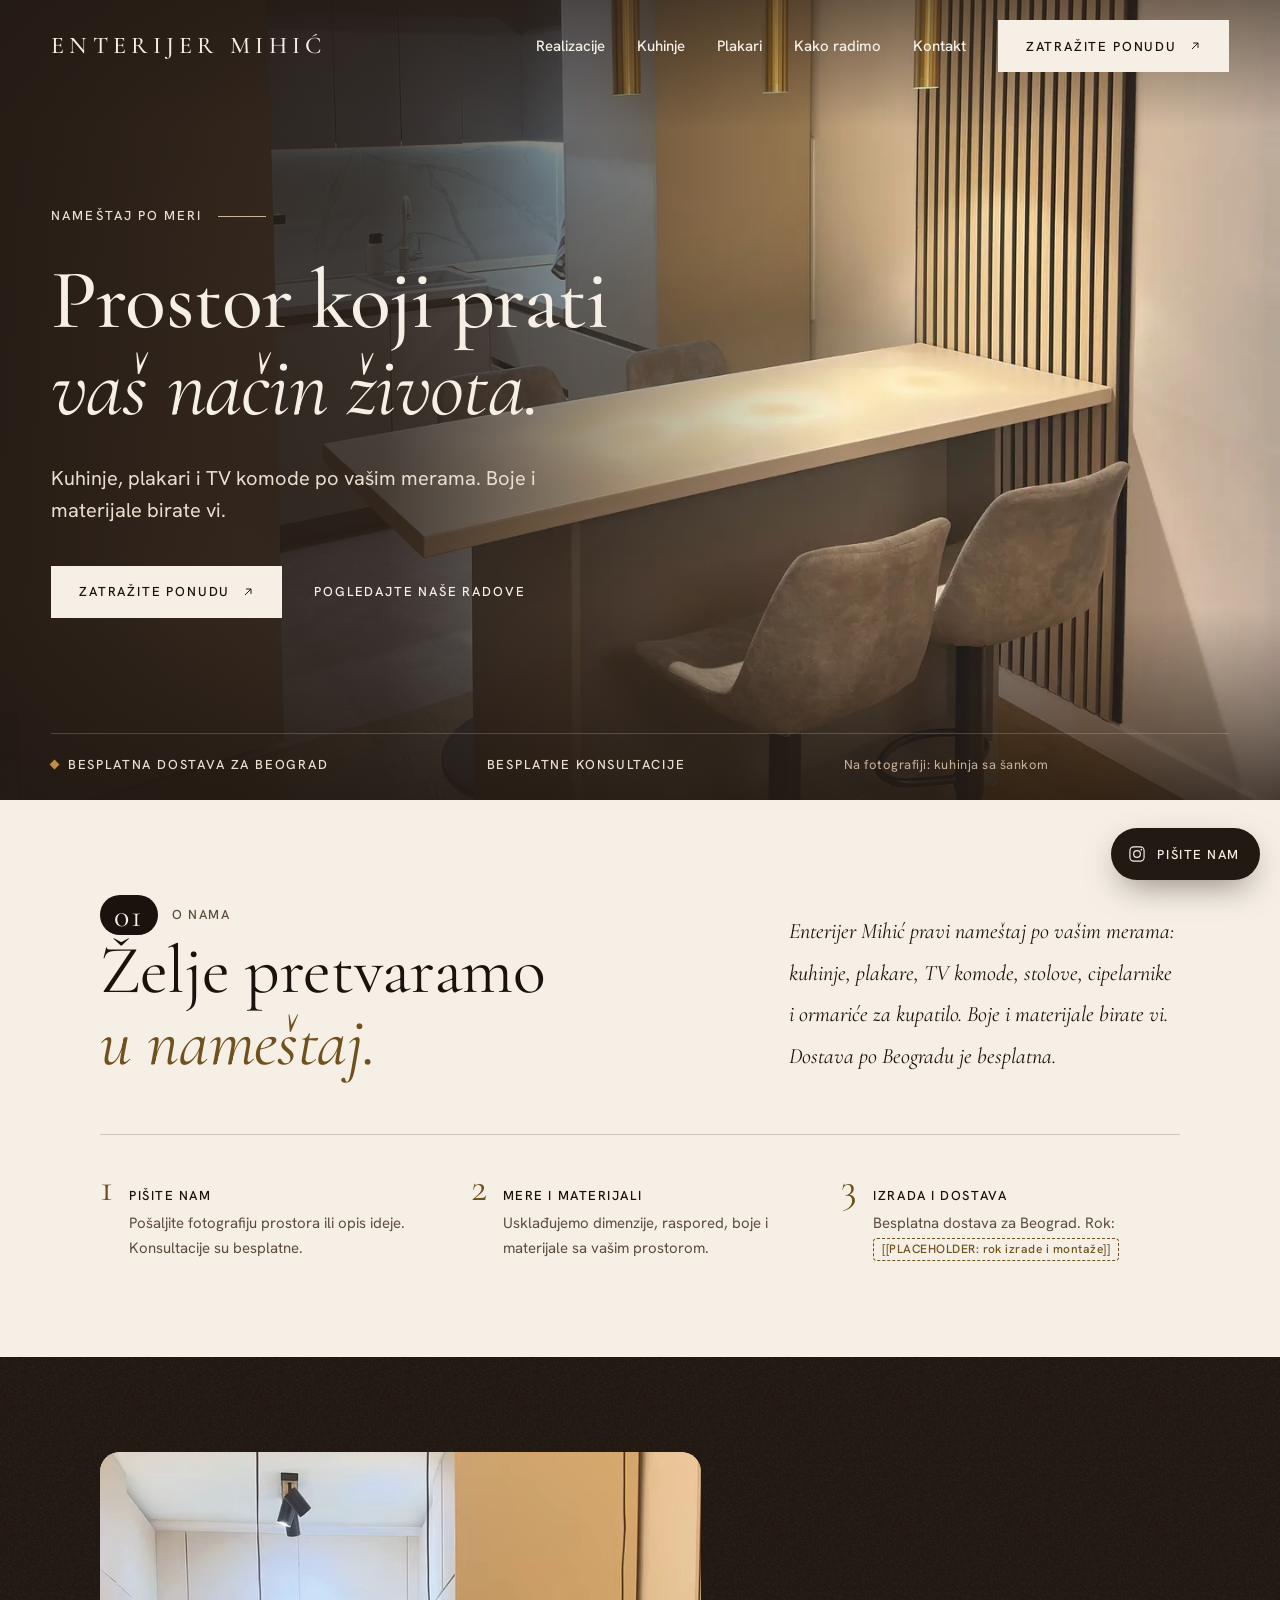
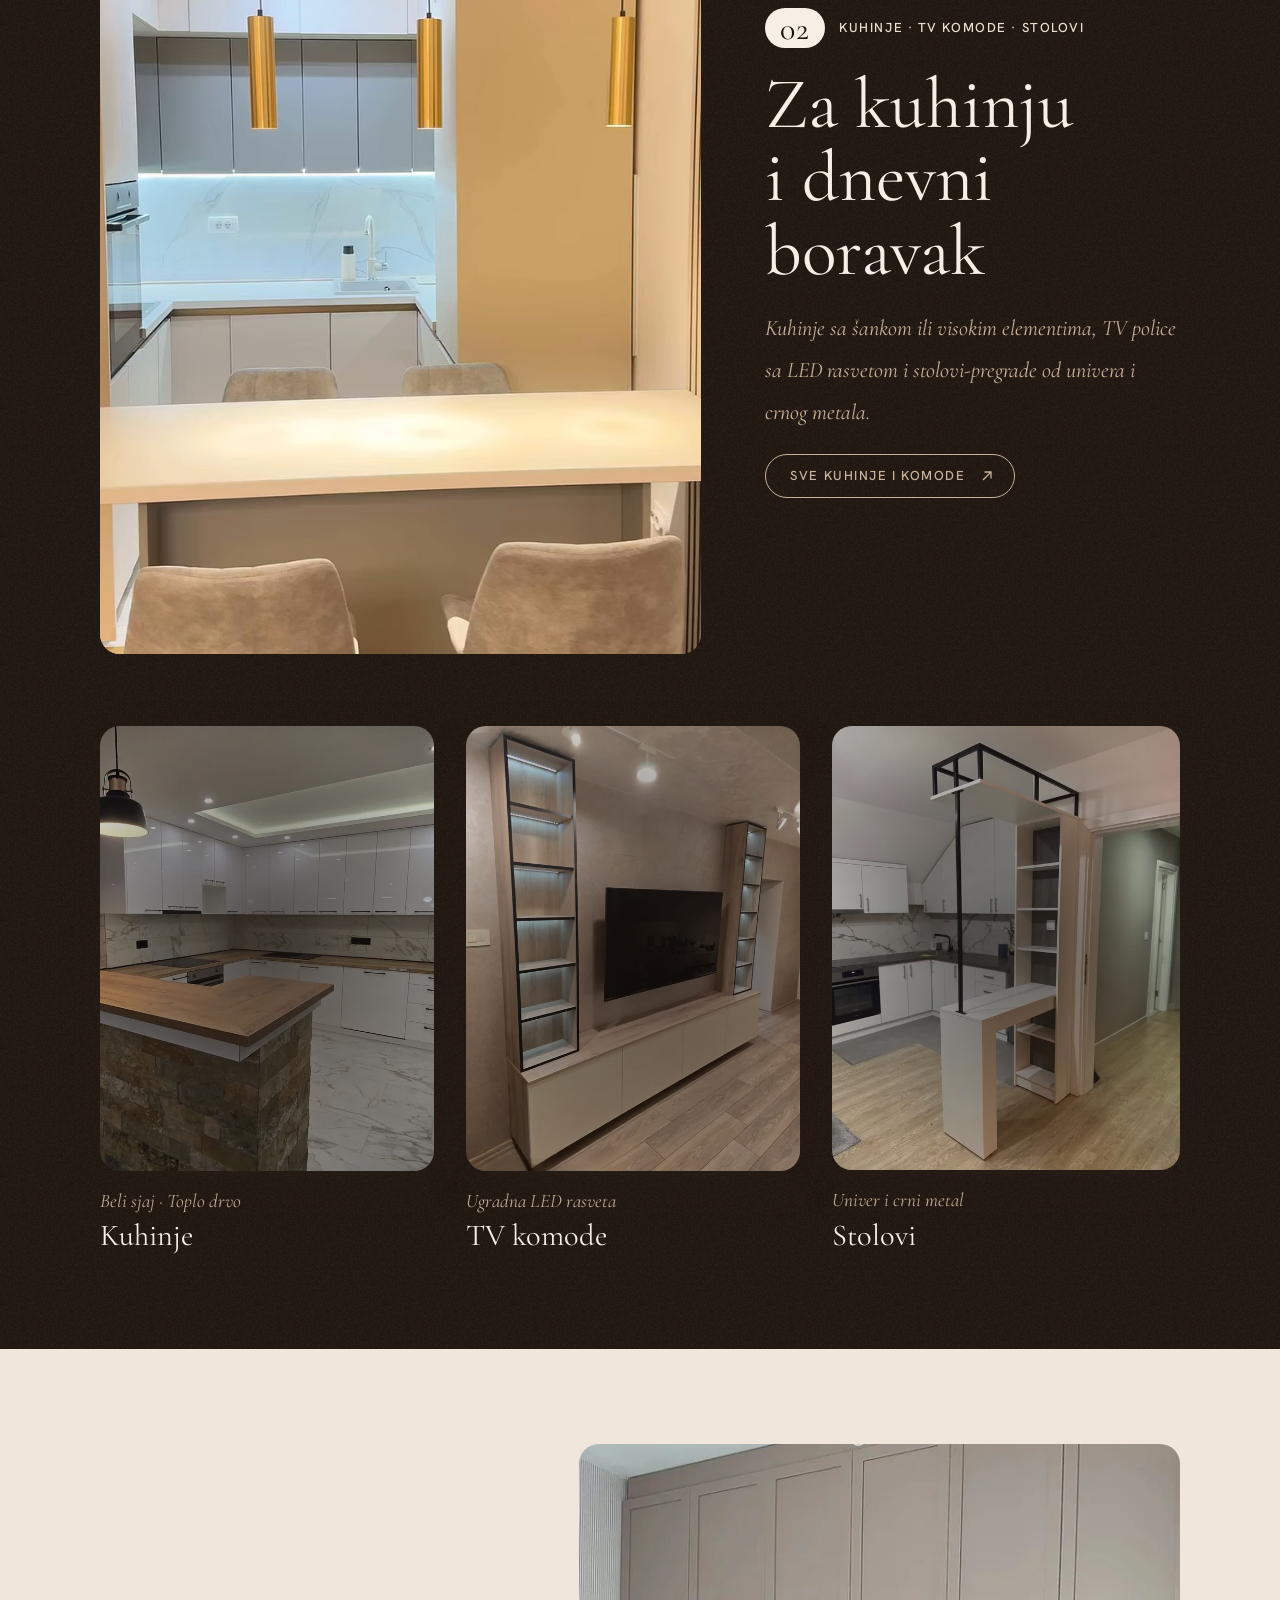
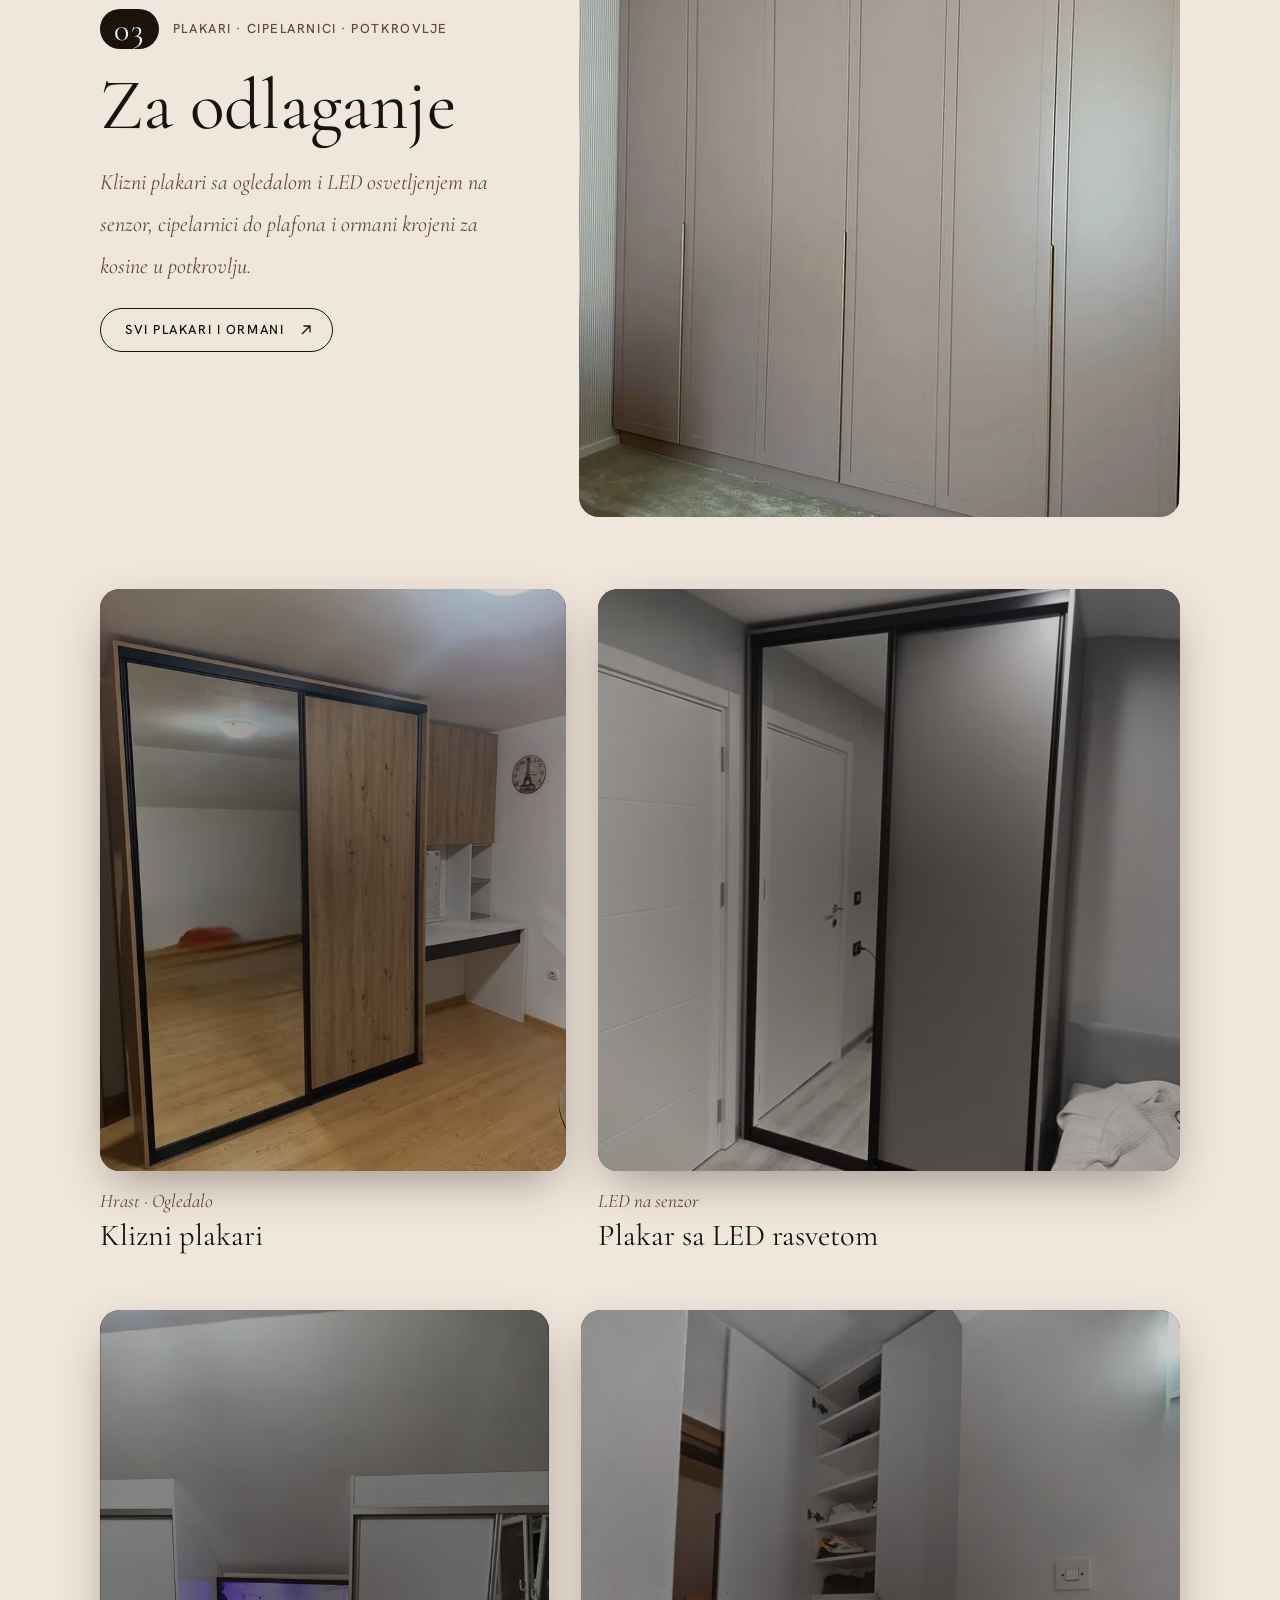
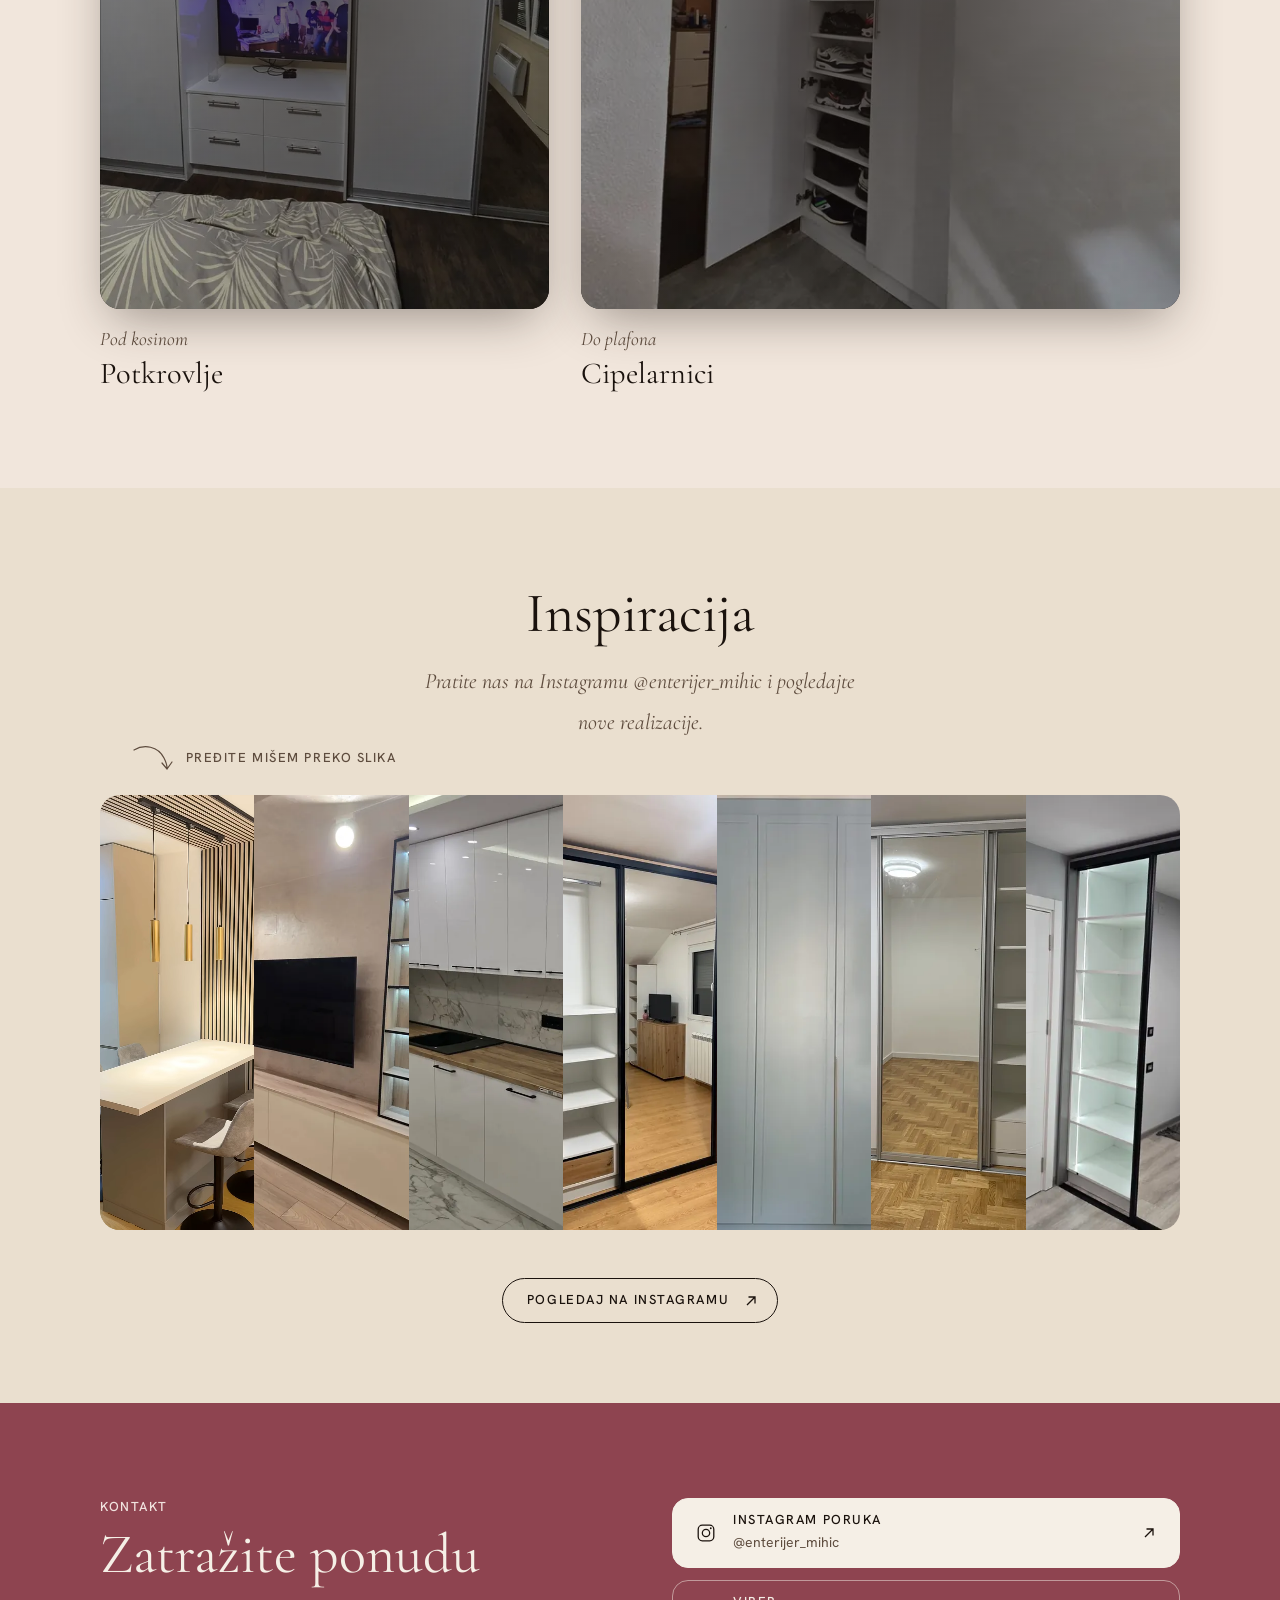
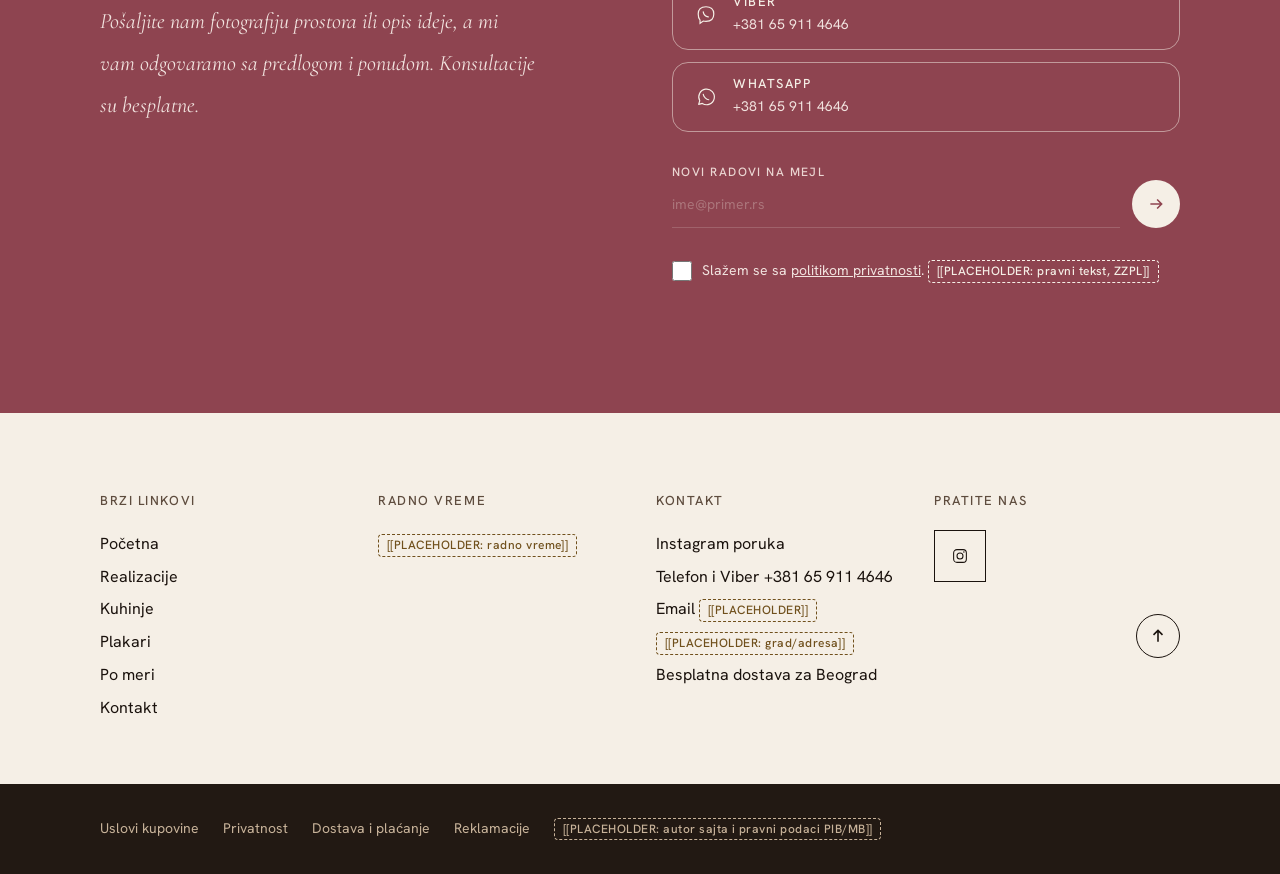
<file: index.html>
<!doctype html>
<html lang="sr-Latn">
<head>
<meta charset="utf-8">
<meta name="viewport" content="width=device-width, initial-scale=1, viewport-fit=cover">
<title>Enterijer Mihić — Nameštaj po vašoj meri</title>
<meta name="description" content="Nameštaj po vašim merama: kuhinje, plakari, TV komode, stolovi, cipelarnici i komadi za kupatilo. Besplatna dostava za Beograd.">
<meta property="og:title" content="Enterijer Mihić — Nameštaj po vašoj meri">
<meta property="og:description" content="Kuhinje, plakari i nameštaj po meri. Besplatna dostava za Beograd.">
<meta property="og:image" content="assets/img/01.webp">
<meta property="og:locale" content="sr_RS">
<meta property="og:type" content="website">
<meta name="theme-color" content="#221913">
<link rel="icon" href="favicon.png" type="image/png">
<link rel="preload" href="assets/fonts/cormorant-garamond-latin-500-normal.woff2" as="font" type="font/woff2" crossorigin>
<link rel="preload" href="assets/fonts/hanken-grotesk-latin-400-normal.woff2" as="font" type="font/woff2" crossorigin>
<link rel="preload" as="image" href="assets/img/hero-desktop-1440.webp" imagesrcset="assets/img/hero-desktop-960.webp 960w, assets/img/hero-desktop-1440.webp 1440w, assets/img/hero-desktop.webp 2400w" imagesizes="100vw" media="(min-width: 901px)" fetchpriority="high">
<link rel="preload" as="image" href="assets/img/hero-mobilni-800.webp" imagesrcset="assets/img/hero-mobilni-800.webp 800w, assets/img/hero-mobilni.webp 1200w" imagesizes="100vw" media="(max-width: 900px)" fetchpriority="high">
<link rel="stylesheet" href="assets/css/fonts.css?v=20261120m">
<link rel="stylesheet" href="assets/css/main.css?v=20261120n">
<script type="application/ld+json">{"@context":"https://schema.org","@type":"FurnitureStore","name":"Enterijer Mihić","slogan":"Nameštaj po vašim merama","telephone":"+381659114646","sameAs":["https://www.instagram.com/enterijer_mihic/"]}</script>
</head>
<body>
<div class="ed" data-root id="top">
<a class="skip" href="#main">Preskoči na sadržaj</a>
<div class="cur" data-cur aria-hidden="true"><span>Pogledaj</span></div>
<a class="fab" href="https://ig.me/m/enterijer_mihic" target="_blank" rel="noopener noreferrer" aria-label="Pišite nam na Instagramu"><svg viewBox="0 0 24 24" aria-hidden="true"><rect x="3.5" y="3.5" width="17" height="17" rx="4.5" fill="none" stroke="currentColor" stroke-width="1.4"></rect><circle cx="12" cy="12" r="4" fill="none" stroke="currentColor" stroke-width="1.4"></circle><circle cx="17.2" cy="6.8" r="1" fill="currentColor"></circle></svg><span>Pišite nam</span></a>
<nav class="mbar" aria-label="Brzi kontakt" data-mbar><a class="mbar__b" href="tel:+381659114646"><svg viewBox="0 0 24 24" aria-hidden="true"><path d="M6.6 3.5h2.6l1.4 4.2-2 1.4a12 12 0 0 0 6.3 6.3l1.4-2 4.2 1.4v2.6a2 2 0 0 1-2 2A16.5 16.5 0 0 1 4.6 5.5a2 2 0 0 1 2-2z" fill="none" stroke="currentColor" stroke-width="1.4" stroke-linejoin="round"></path></svg><span>Pozovite</span></a><a class="mbar__b mbar__b--main" href="#kontakt"><span>Zatražite ponudu</span><svg class="arr" viewBox="0 0 16 16" aria-hidden="true"><path d="M4 12L12 4M5.5 4H12v6.5" fill="none" stroke="currentColor" stroke-width="1.3"></path></svg></a></nav>
<div class="cq">

<!-- HEADER: over the hero, sticky with a dark background once you scroll -->
<header class="hdr2" data-hdr>
<div class="hdr2__in">
<a class="hd__mark" href="#top" aria-label="Enterijer Mihić, početna">Enterijer Mihić</a>
<nav class="hd__nav" aria-label="Glavna navigacija">
<a href="katalog">Realizacije</a>
<a href="#dom">Kuhinje</a>
<a href="#decja">Plakari</a>
<a href="#o-nama">Kako radimo</a>
<a href="#kontakt">Kontakt</a>
</nav>
<a class="btn btn--light hdr2__cta" href="#kontakt">Zatražite ponudu<svg class="arr" viewBox="0 0 16 16" aria-hidden="true"><path d="M4 12L12 4M5.5 4H12v6.5" fill="none" stroke="currentColor" stroke-width="1.3"></path></svg></a>
<button class="hdr2__burger" type="button" aria-label="Meni" aria-controls="mpanel" aria-expanded="false" data-burger><span></span><span></span></button>
</div>
<div class="mpanel2" id="mpanel" data-panel>
<ul>
<li><a href="katalog" data-close>Realizacije</a></li>
<li><a href="#dom" data-close>Kuhinje</a></li>
<li><a href="#decja" data-close>Plakari</a></li>
<li><a href="#o-nama" data-close>Kako radimo</a></li>
<li><a href="#kontakt" data-close>Kontakt</a></li>
<li><a class="btn btn--light" href="#kontakt" data-close>Zatražite ponudu</a></li>
</ul>
<div class="mpanel2__foot"><a href="tel:+381659114646"><svg viewBox="0 0 24 24" aria-hidden="true"><path d="M6.6 3.5h2.6l1.4 4.2-2 1.4a12 12 0 0 0 6.3 6.3l1.4-2 4.2 1.4v2.6a2 2 0 0 1-2 2A16.5 16.5 0 0 1 4.6 5.5a2 2 0 0 1 2-2z" fill="none" stroke="currentColor" stroke-width="1.4" stroke-linejoin="round"></path></svg>+381 65 911 4646</a><a href="https://www.instagram.com/enterijer_mihic/" target="_blank" rel="noopener noreferrer"><svg viewBox="0 0 24 24" aria-hidden="true"><rect x="3.5" y="3.5" width="17" height="17" rx="4.5" fill="none" stroke="currentColor" stroke-width="1.4"></rect><circle cx="12" cy="12" r="4" fill="none" stroke="currentColor" stroke-width="1.4"></circle><circle cx="17.2" cy="6.8" r="1" fill="currentColor"></circle></svg>@enterijer_mihic</a></div>
</div>
</header>

<main id="main">
<!-- 0. HERO -->
<section class="hd" data-theme="dark" aria-labelledby="hero-h">
<figure class="hd__img"><picture><source media="(max-width: 900px)" srcset="assets/img/hero-mobilni-800.webp 800w, assets/img/hero-mobilni.webp 1200w" sizes="100vw"><img srcset="assets/img/hero-desktop-960.webp 960w, assets/img/hero-desktop-1440.webp 1440w, assets/img/hero-desktop.webp 2400w" sizes="100vw" src="assets/img/hero-desktop-1440.webp" width="2400" height="1500" fetchpriority="high" alt="Kuhinja po meri sa šankom, bež i tamnijim mat frontovima, zlatnim visilicama i zidom od letvica"></picture></figure>
<div class="hd__in">
<div class="hd__body">
<p class="hd__k">Nameštaj po meri</p>
<h1 class="hd__h" id="hero-h">Prostor koji prati<br><em>vaš način života.</em></h1>
<p class="hd__s">Kuhinje, plakari i TV komode po vašim merama. Boje i materijale birate vi.</p>
<div class="hd__cta"><a class="btn btn--light" href="#kontakt">Zatražite ponudu<svg class="arr" viewBox="0 0 16 16" aria-hidden="true"><path d="M4 12L12 4M5.5 4H12v6.5" fill="none" stroke="currentColor" stroke-width="1.3"></path></svg></a><a class="btn btn--text" href="katalog">Pogledajte naše radove</a></div>
</div>
<div class="hd__bar">
<span><i class="hd__dot" aria-hidden="true"></i>Besplatna dostava za Beograd</span>
<span>Besplatne konsultacije</span>
<span class="hd__cap">Na fotografiji: kuhinja sa šankom</span>
</div>
</div>
</section>

<!-- 01 O NAMA -->
<section class="sec cream" id="o-nama" aria-labelledby="s01">
<div class="wrap">
<div class="about2__top" data-off="90">
<div>
<p class="about2__k"><span class="badge r-badge" aria-hidden="true">01</span><span class="vh">Odeljak 1: </span><span class="r-up" style="--d: 100ms">O nama</span></p>
<h2 class="about2__h" id="s01"><span class="mask"><span class="mi">Želje pretvaramo</span></span><br><span class="mask"><span class="mi" style="--d: 200ms"><em>u nameštaj.</em></span></span></h2>
</div>
<div class="about2__r">
<p class="t-lead r-up">Enterijer Mihić pravi nameštaj po vašim merama: kuhinje, plakare, TV komode, stolove, cipelarnike i ormariće za kupatilo. Boje i materijale birate vi. Dostava po Beogradu je besplatna.</p>
</div>
</div>
<div class="steps" data-off="90">
<div class="step3 r-up" style="--d: 0ms"><b class="num">1</b><div><h3>Pišite nam</h3><p>Pošaljite fotografiju prostora ili opis ideje. Konsultacije su besplatne.</p></div></div>
<div class="step3 r-up" style="--d: 120ms"><b class="num">2</b><div><h3>Mere i materijali</h3><p>Usklađujemo dimenzije, raspored, boje i materijale sa vašim prostorom.</p></div></div>
<div class="step3 r-up" style="--d: 240ms"><b class="num">3</b><div><h3>Izrada i dostava</h3><p>Besplatna dostava za Beograd. Rok: <span class="ph">[[PLACEHOLDER: rok izrade i montaže]]</span></p></div></div>
</div>
</div>
</section>

<!-- 02 KUHINJE I DNEVNI BORAVAK -->
<section class="world dark grain" id="dom" data-theme="dark" aria-labelledby="s02">
<div class="sec"><div class="wrap">
<div class="wsplit" data-off="85">
<div class="iw r-img wsplit__img has-video" style="aspect-ratio: 1500 / 2000"><img class="media-poster" src="assets/video/kuhinja-ulaz-poster.jpg" width="720" height="1280" loading="lazy" decoding="async" alt="Kuhinja po meri sa šankom, bež i tamnijim mat frontovima i zlatnim visilicama" style="object-position: 50% 55%"><video class="media-loop" muted loop playsinline preload="none" width="720" height="1280" poster="assets/video/kuhinja-ulaz-poster.jpg" style="object-position: 50% 55%" aria-hidden="true"><source src="assets/video/kuhinja-ulaz.webm" type="video/webm"><source src="assets/video/kuhinja-ulaz.mp4" type="video/mp4"></video></div>
<div class="wsplit__t">
<p class="wband__k r-up"><span class="badge badge--sm" aria-hidden="true">02</span><span>Kuhinje · TV komode · Stolovi</span></p>
<h2 class="wh" id="s02"><span class="mask"><span class="mi">Za kuhinju i dnevni boravak</span></span></h2>
<p class="t-lead r-up">Kuhinje sa šankom ili visokim elementima, TV police sa LED rasvetom i stolovi-pregrade od univera i crnog metala.</p>
<a class="pill pill--o r-up" style="--d: 300ms" href="katalog?kategorija=kuhinje">Sve kuhinje i komode<svg class="arr" viewBox="0 0 16 16" aria-hidden="true"><path d="M4 12L12 4M5.5 4H12v6.5" fill="none" stroke="currentColor" stroke-width="1.3"></path></svg></a>
</div>
</div>
<div class="jrows" data-off="80"><div class="jrow">
<div class="jitem" style="--r: 0.750"><a class="card r-up" style="--d: 0ms; aspect-ratio: 1170 / 1560" href="katalog?model=kuhinja-beli-sjaj" data-cursor="Pogledaj" aria-label="Kuhinje, pogledaj"><div class="card__bg"><img srcset="assets/img/02-640.webp 640w, assets/img/02-1024.webp 1024w, assets/img/02.webp 1170w" sizes="(max-width: 767px) 100vw, 50vw" src="assets/img/02.webp" width="1170" height="1560" loading="lazy" decoding="async" alt="Kuhinja po meri, beli sjaj, topli dekor drveta i ostrvo" style="object-position: 50% 50%"></div><div class="card__fa"></div><div class="card__fb"></div></a><div class="ccap r-up" style="--d: 120ms"><p class="t-sub">Beli sjaj · Toplo drvo</p><h3 class="t-h3"><a href="katalog?kategorija=kuhinje">Kuhinje</a></h3></div></div>
<div class="jitem" style="--r: 0.750"><a class="card r-up" style="--d: 100ms; aspect-ratio: 1440 / 1920" href="katalog?model=tv-polica" data-cursor="Pogledaj" aria-label="TV komode, pogledaj"><div class="card__bg"><img srcset="assets/img/04-640.webp 640w, assets/img/04-1024.webp 1024w, assets/img/04.webp 1440w" sizes="(max-width: 767px) 100vw, 50vw" src="assets/img/04.webp" width="1440" height="1920" loading="lazy" decoding="async" alt="TV polica po meri, topli dekor drveta, mat frontovi i otvorene police sa LED rasvetom" style="object-position: 50% 45%"></div><div class="card__fa"></div><div class="card__fb"></div></a><div class="ccap r-up" style="--d: 220ms"><p class="t-sub">Ugradna LED rasveta</p><h3 class="t-h3"><a href="katalog?model=tv-polica">TV komode</a></h3></div></div>
<div class="jitem" style="--r: 0.783"><a class="card r-up" style="--d: 200ms; aspect-ratio: 1320 / 1685" href="katalog?model=sto-pregrada" data-cursor="Pogledaj" aria-label="Stolovi, pogledaj"><div class="card__bg"><img srcset="assets/img/06-640.webp 640w, assets/img/06-1024.webp 1024w, assets/img/06.webp 1320w" sizes="(max-width: 767px) 100vw, 50vw" src="assets/img/06.webp" width="1320" height="1685" loading="lazy" decoding="async" alt="Sto-pregrada po meri, beli univer i crna metalna konstrukcija, između kuhinje i dnevnog boravka" style="object-position: 50% 50%"></div><div class="card__fa"></div><div class="card__fb"></div></a><div class="ccap r-up" style="--d: 320ms"><p class="t-sub">Univer i crni metal</p><h3 class="t-h3"><a href="katalog?model=sto-pregrada">Stolovi</a></h3></div></div>
</div></div>
</div></div>
</section>

<!-- 03 PLAKARI I ODLAGANJE -->
<section class="world kids" id="decja" aria-labelledby="s03">
<div class="sec"><div class="wrap">
<div class="wsplit wsplit--rev" data-off="85">
<div class="iw r-img wsplit__img" style="aspect-ratio: 924 / 1033"><img srcset="assets/img/19-640.webp 640w, assets/img/19.webp 924w" sizes="(max-width: 767px) 100vw, 50vw" src="assets/img/19.webp" width="924" height="1033" loading="lazy" decoding="async" alt="Ugradni plakar od poda do plafona, krilna vrata u boji starog roze sa uskim ramom i dugim zlatnim ručkama" style="object-position: 50% 50%"></div>
<div class="wsplit__t">
<p class="wband__k r-up"><span class="badge badge--sm" aria-hidden="true">03</span><span>Plakari · Cipelarnici · Potkrovlje</span></p>
<h2 class="wh" id="s03"><span class="mask"><span class="mi">Za odlaganje</span></span></h2>
<p class="t-lead r-up">Klizni plakari sa ogledalom i LED osvetljenjem na senzor, cipelarnici do plafona i ormani krojeni za kosine u potkrovlju.</p>
<a class="pill pill--o r-up" style="--d: 300ms" href="katalog?kategorija=plakari">Svi plakari i ormani<svg class="arr" viewBox="0 0 16 16" aria-hidden="true"><path d="M4 12L12 4M5.5 4H12v6.5" fill="none" stroke="currentColor" stroke-width="1.3"></path></svg></a>
</div>
</div>
<div class="jrows" data-off="80">
<div class="jrow">
<div class="jitem" style="--r: 0.800"><a class="card r-up" style="--d: 0ms; aspect-ratio: 1080 / 1350" href="katalog?model=plakar-hrast" data-cursor="Pogledaj" aria-label="Klizni plakar, pogledaj"><div class="card__bg"><img srcset="assets/img/13-640.webp 640w, assets/img/13-1024.webp 1024w, assets/img/13.webp 1080w" sizes="(max-width: 767px) 100vw, 50vw" src="assets/img/13.webp" width="1080" height="1350" loading="lazy" decoding="async" alt="Klizni plakar po meri od toplog hrasta, sa velikim ogledalom i crnim ramom" style="object-position: 50% 50%"></div><div class="card__fa"></div><div class="card__fb"></div></a><div class="ccap r-up" style="--d: 120ms"><p class="t-sub">Hrast · Ogledalo</p><h3 class="t-h3"><a href="katalog?model=plakar-hrast">Klizni plakari</a></h3></div></div>
<div class="jitem" style="--r: 1.000"><a class="card r-up" style="--d: 100ms; aspect-ratio: 1440 / 1440" href="katalog?model=plakar-led" data-cursor="Pogledaj" aria-label="Plakar sa LED rasvetom, pogledaj"><div class="card__bg"><img srcset="assets/img/14-640.webp 640w, assets/img/14-1024.webp 1024w, assets/img/14.webp 1440w" sizes="(max-width: 767px) 100vw, 50vw" src="assets/img/14.webp" width="1440" height="1440" loading="lazy" decoding="async" alt="Klizni plakar po meri, crni aluminijumski ram, ogledalo i LED osvetljenje na senzor" style="object-position: 50% 50%"></div><div class="card__fa"></div><div class="card__fb"></div></a><div class="ccap r-up" style="--d: 220ms"><p class="t-sub">LED na senzor</p><h3 class="t-h3"><a href="katalog?model=plakar-led">Plakar sa LED rasvetom</a></h3></div></div>
</div>
<div class="jrow">
<div class="jitem" style="--r: 0.750"><a class="card r-up" style="--d: 0ms; aspect-ratio: 1440 / 1920" href="katalog?model=potkrovlje" data-cursor="Pogledaj" aria-label="Nameštaj za potkrovlje, pogledaj"><div class="card__bg"><img srcset="assets/img/12-640.webp 640w, assets/img/12-1024.webp 1024w, assets/img/12.webp 1440w" sizes="(max-width: 767px) 100vw, 50vw" src="assets/img/12.webp" width="1440" height="1920" loading="lazy" decoding="async" alt="Komoda sa fiokama i klizni ormani uklopljeni pod kosinu u potkrovlju" style="object-position: 50% 55%"></div><div class="card__fa"></div><div class="card__fb"></div></a><div class="ccap r-up" style="--d: 120ms"><p class="t-sub">Pod kosinom</p><h3 class="t-h3"><a href="katalog?model=potkrovlje">Potkrovlje</a></h3></div></div>
<div class="jitem" style="--r: 1.000"><a class="card r-up" style="--d: 100ms; aspect-ratio: 1440 / 1440" href="katalog?model=cipelarnik" data-cursor="Pogledaj" aria-label="Cipelarnik, pogledaj"><div class="card__bg"><img srcset="assets/img/11-640.webp 640w, assets/img/11-1024.webp 1024w, assets/img/11.webp 1440w" sizes="(max-width: 767px) 100vw, 50vw" src="assets/img/11.webp" width="1440" height="1440" loading="lazy" decoding="async" alt="Ugrađeni cipelarnik do plafona, bele čiste linije, otvorena vrata sa policama" style="object-position: 50% 50%"></div><div class="card__fa"></div><div class="card__fb"></div></a><div class="ccap r-up" style="--d: 220ms"><p class="t-sub">Do plafona</p><h3 class="t-h3"><a href="katalog?model=cipelarnik">Cipelarnici</a></h3></div></div>
</div>
</div>
</div></div>
</section>

<!-- INSPIRACIJA -->
<section class="sec linen" aria-labelledby="sins">
<div class="wrap" data-off="85">
<div class="ctr r-block">
<h2 class="t-big2" id="sins">Inspiracija</h2>
<p class="t-lead muted">Pratite nas na Instagramu @enterijer_mihic i pogledajte nove realizacije.</p>
</div>
<p class="instr hint t-micro"><svg viewBox="0 0 44 28" aria-hidden="true"><path d="M2 6c10-6 24-4 30 8 2 4 3 7 3 10M30 19l5 6 5-7" fill="none" stroke="currentColor" stroke-width="1.2" stroke-linecap="round"></path></svg>Pređite mišem preko slika</p>
</div>
<div data-off="85"><div class="strip r-block" data-strip>
<a class="tl has-video" href="katalog?model=kuhinja-sank" aria-label="Kuhinja sa šankom, otvori realizaciju" data-cursor="Pogledaj"><img class="media-poster" src="assets/video/kuhinja-krug-poster.jpg" width="720" height="1280" loading="lazy" decoding="async" alt="" style="object-position: 50% 50%"><video class="media-loop" muted loop playsinline preload="none" width="720" height="1280" poster="assets/video/kuhinja-krug-poster.jpg" style="object-position: 50% 50%" aria-hidden="true"><source src="assets/video/kuhinja-krug.webm" type="video/webm"><source src="assets/video/kuhinja-krug.mp4" type="video/mp4"></video><span class="tl__l">Kuhinja sa šankom</span></a>
<a class="tl" href="katalog?model=tv-polica" aria-label="TV polica, otvori realizaciju" data-cursor="Pogledaj"><img srcset="assets/img/05-640.webp 640w, assets/img/05-1024.webp 1024w, assets/img/05.webp 1440w" sizes="(max-width: 767px) 100vw, 50vw" src="assets/img/05.webp" width="1440" height="1920" loading="lazy" decoding="async" alt="" style="object-position: 50% 45%"><span class="tl__l">TV polica</span></a>
<a class="tl" href="katalog?model=kuhinja-beli-sjaj" aria-label="Kuhinja, otvori realizaciju" data-cursor="Pogledaj"><img srcset="assets/img/07-640.webp 640w, assets/img/07-1024.webp 1024w, assets/img/07.webp 1170w" sizes="(max-width: 767px) 100vw, 50vw" src="assets/img/07.webp" width="1170" height="1560" loading="lazy" decoding="async" alt="" style="object-position: 50% 50%"><span class="tl__l">Kuhinja</span></a>
<a class="tl" href="katalog?model=plakar-hrast" aria-label="Plakar, otvori realizaciju" data-cursor="Pogledaj"><img srcset="assets/img/08-640.webp 640w, assets/img/08-1024.webp 1024w, assets/img/08.webp 1080w" sizes="(max-width: 767px) 100vw, 50vw" src="assets/img/08.webp" width="1080" height="1350" loading="lazy" decoding="async" alt="" style="object-position: 50% 50%"><span class="tl__l">Plakar</span></a>
<a class="tl" href="katalog?kategorija=plakari" aria-label="Plavi plakar, pogledaj plakare" data-cursor="Pogledaj"><img srcset="assets/img/20-640.webp 640w, assets/img/20.webp 1005w" sizes="(max-width: 767px) 100vw, 50vw" src="assets/img/20.webp" width="1005" height="915" loading="lazy" decoding="async" alt="" style="object-position: 50% 50%"><span class="tl__l">Plavi plakar</span></a>
<a class="tl" href="katalog?kategorija=plakari" aria-label="Beli klizni plakar, pogledaj plakare" data-cursor="Pogledaj"><img srcset="assets/img/21-640.webp 640w, assets/img/21-1024.webp 1024w, assets/img/21.webp 1120w" sizes="(max-width: 767px) 100vw, 50vw" src="assets/img/21.webp" width="1120" height="1350" loading="lazy" decoding="async" alt="" style="object-position: 50% 50%"><span class="tl__l">Beli klizni plakar</span></a>
<a class="tl" href="katalog?model=plakar-led" aria-label="Plakar sa LED rasvetom, otvori realizaciju" data-cursor="Pogledaj"><img srcset="assets/img/09-640.webp 640w, assets/img/09-1024.webp 1024w, assets/img/09.webp 1440w" sizes="(max-width: 767px) 100vw, 50vw" src="assets/img/09.webp" width="1440" height="1440" loading="lazy" decoding="async" alt="" style="object-position: 50% 50%"><span class="tl__l">LED plakar</span></a>
</div></div>
<div class="insp-cta" data-off="85"><a class="pill pill--o r-block" href="https://www.instagram.com/enterijer_mihic/" target="_blank" rel="noopener noreferrer">Pogledaj na Instagramu<svg class="arr" viewBox="0 0 16 16" aria-hidden="true"><path d="M4 12L12 4M5.5 4H12v6.5" fill="none" stroke="currentColor" stroke-width="1.3"></path></svg></a></div>
</section>

<!-- KONTAKT -->
<section class="sec rose" id="kontakt" aria-labelledby="skontakt">
<div class="wrap kgrid" data-off="85">
<div class="r-block">
<p class="t-micro" style="color: #F1E3DF">Kontakt</p>
<h2 class="t-big2" id="skontakt" style="margin-top: .5rem">Zatražite ponudu</h2>
<p class="t-lead" style="color: #F1E3DF; margin-top: 1rem; max-width: 30rem">Pošaljite nam fotografiju prostora ili opis ideje, a mi vam odgovaramo sa predlogom i ponudom. Konsultacije su besplatne.</p>
</div>
<div class="kch r-block" style="--d: 150ms">
<a class="kbtn kbtn--main" href="https://ig.me/m/enterijer_mihic" target="_blank" rel="noopener noreferrer"><svg viewBox="0 0 24 24" aria-hidden="true"><rect x="3.5" y="3.5" width="17" height="17" rx="4.5" fill="none" stroke="currentColor" stroke-width="1.4"></rect><circle cx="12" cy="12" r="4" fill="none" stroke="currentColor" stroke-width="1.4"></circle><circle cx="17.2" cy="6.8" r="1" fill="currentColor"></circle></svg><span><b>Instagram poruka</b><small>@enterijer_mihic</small></span><svg class="arr" viewBox="0 0 16 16" aria-hidden="true"><path d="M4 12L12 4M5.5 4H12v6.5" fill="none" stroke="currentColor" stroke-width="1.3"></path></svg></a>
<a class="kbtn" href="viber://chat?number=%2B381659114646"><svg viewBox="0 0 24 24" aria-hidden="true"><path d="M12 3c5 0 8.5 2.5 8.5 8s-3.5 8-8.5 8c-1 0-2-.1-3-.4L5.5 21v-3.4C4 16.2 3.5 14 3.5 11 3.5 5.5 7 3 12 3z" fill="none" stroke="currentColor" stroke-width="1.3"></path><path d="M9 8.5c.4 2.8 2.7 5.1 5.5 5.5" fill="none" stroke="currentColor" stroke-width="1.3" stroke-linecap="round"></path></svg><span><b>Viber</b><small>+381 65 911 4646</small></span></a>
<a class="kbtn" href="https://wa.me/381659114646" target="_blank" rel="noopener noreferrer"><svg viewBox="0 0 24 24" aria-hidden="true"><path d="M4 20l1.2-4A8.5 8.5 0 1 1 8 19z" fill="none" stroke="currentColor" stroke-width="1.3" stroke-linejoin="round"></path><path d="M9 9c.2 2.6 3.4 5.8 6 6" fill="none" stroke="currentColor" stroke-width="1.3" stroke-linecap="round"></path></svg><span><b>WhatsApp</b><small>+381 65 911 4646</small></span></a>
<form class="nform" data-news novalidate>
<div class="nfield"><label for="nl-email">Novi radovi na mejl</label><input class="ninput" id="nl-email" type="text" inputmode="email" autocomplete="email" placeholder="ime@primer.rs" name="email" aria-describedby="nl-status"></div>
<button class="circ" type="submit" aria-label="Prijavi se"><svg viewBox="0 0 16 16" aria-hidden="true"><path d="M3 8h10M9 4l4 4-4 4" fill="none" stroke="currentColor" stroke-width="1.4"></path></svg></button>
</form>
<label class="consent"><input type="checkbox" name="consent" aria-describedby="nl-status"><span>Slažem se sa <a href="#">politikom privatnosti</a>. <span class="ph">[[PLACEHOLDER: pravni tekst, ZZPL]]</span></span></label>
<p class="nstatus" id="nl-status" aria-live="polite"></p>
<!-- [[PLACEHOLDER: newsletter servis]] — submit is stubbed -->
</div>
</div>
</section>
</main>

<!-- FOOTER -->
<footer class="ftr">
<div class="wrap" data-off="92">
<div class="fcols r-f r-fc">
<div class="fcol"><h3>Brzi linkovi</h3><ul><li><a href="#top">Početna</a></li><li><a href="katalog">Realizacije</a></li><li><a href="#dom">Kuhinje</a></li><li><a href="#decja">Plakari</a></li><li><a href="#kontakt">Po meri</a></li><li><a href="#kontakt">Kontakt</a></li></ul></div>
<div class="fcol"><h3>Radno vreme</h3><p><span class="ph">[[PLACEHOLDER: radno vreme]]</span></p></div>
<div class="fcol"><h3>Kontakt</h3><ul><li><a href="https://ig.me/m/enterijer_mihic" target="_blank" rel="noopener noreferrer">Instagram poruka</a></li><li>Telefon i Viber <a href="tel:+381659114646">+381 65 911 4646</a></li><li>Email <span class="ph">[[PLACEHOLDER]]</span></li><li><span class="ph">[[PLACEHOLDER: grad/adresa]]</span></li><li>Besplatna dostava za Beograd</li></ul></div>
<div class="fcol"><h3>Pratite nas</h3>
<div class="socials"><a class="sq" href="https://www.instagram.com/enterijer_mihic/" target="_blank" rel="noopener noreferrer" aria-label="Instagram"><svg viewBox="0 0 24 24" aria-hidden="true"><rect x="3.5" y="3.5" width="17" height="17" rx="4.5" fill="none" stroke="currentColor" stroke-width="1.4"></rect><circle cx="12" cy="12" r="4" fill="none" stroke="currentColor" stroke-width="1.4"></circle><circle cx="17.2" cy="6.8" r="1" fill="currentColor"></circle></svg></a></div>
<div style="display: flex; margin-top: 2rem"><a class="iconbtn totop" href="#top" aria-label="Nazad na vrh"><svg viewBox="0 0 16 16" aria-hidden="true"><path d="M8 13V3M4 7l4-4 4 4" fill="none" stroke="currentColor" stroke-width="1.4"></path></svg></a></div>
</div>
</div>
</div>
<div class="fbar"><div class="wrap"><a href="#">Uslovi kupovine</a><a href="#">Privatnost</a><a href="#">Dostava i plaćanje</a><a href="#">Reklamacije</a><span class="ph">[[PLACEHOLDER: autor sajta i pravni podaci PIB/MB]]</span></div></div>
</footer>
</div>
</div>
<script src="assets/js/main.js?v=20261120m" defer></script>
</body>
</html>
</file>
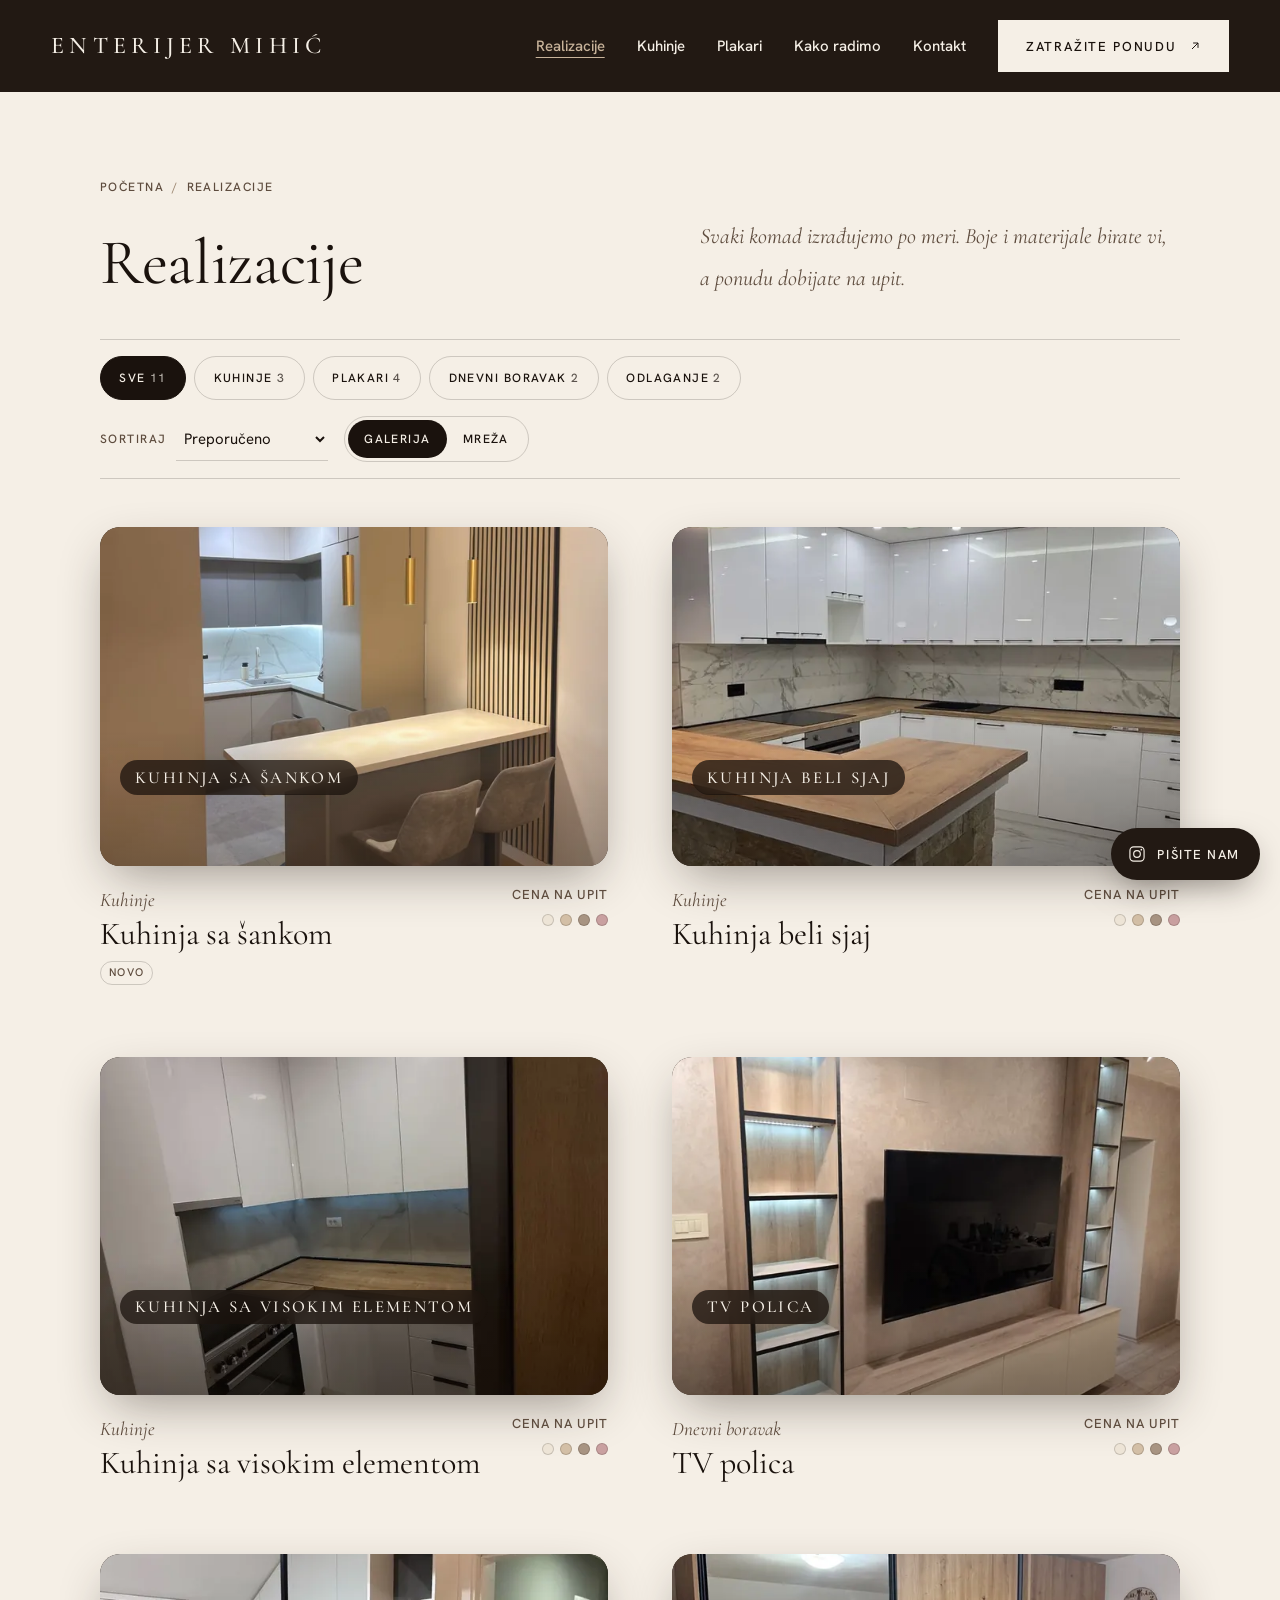
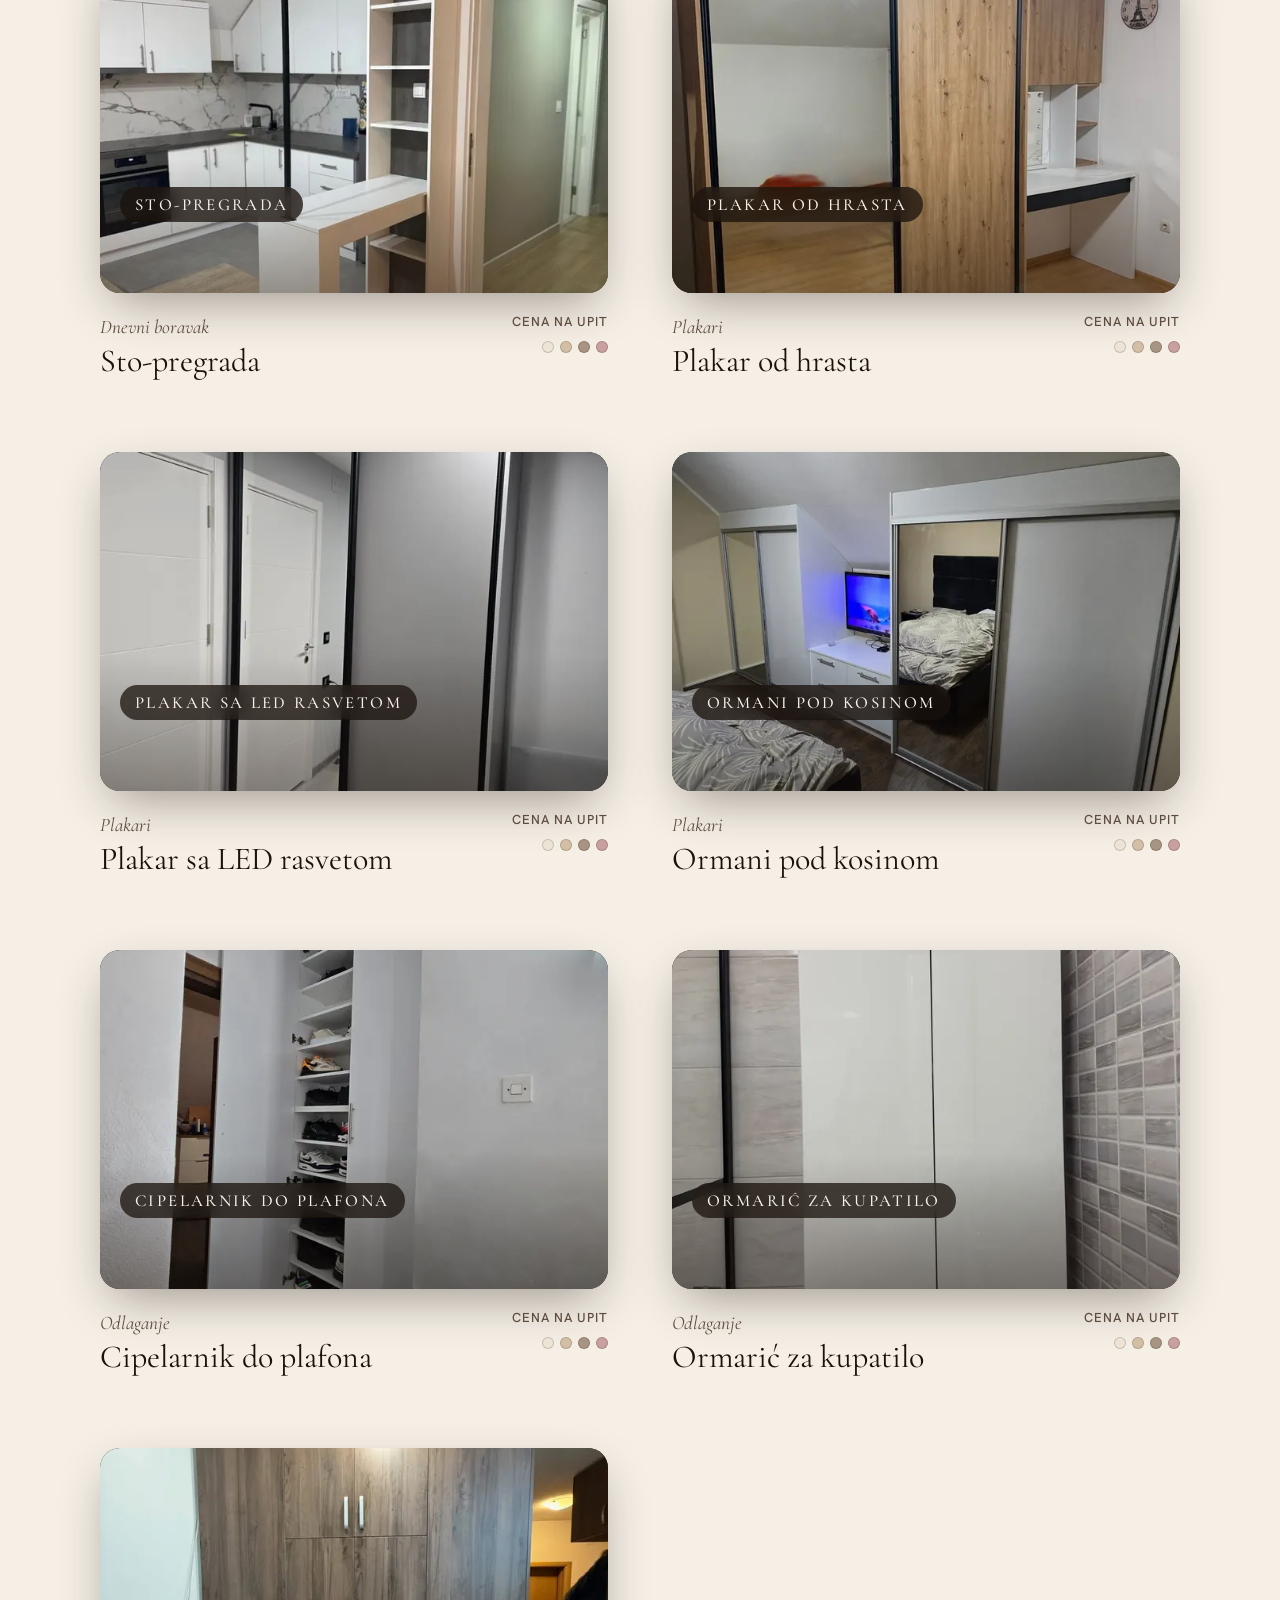
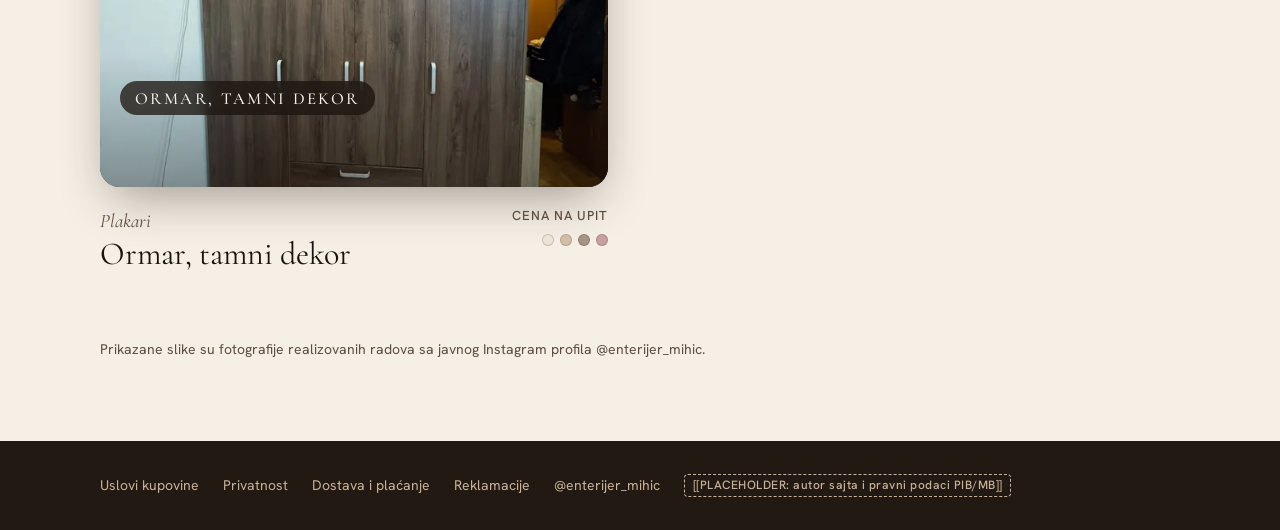
<file: katalog.html>
<!doctype html>
<html lang="sr-Latn">
<head>
<meta charset="utf-8">
<meta name="viewport" content="width=device-width, initial-scale=1, viewport-fit=cover">
<title>Realizacije — Enterijer Mihić</title>
<meta name="description" content="Realizacije Enterijer Mihić: kuhinje, plakari, TV komode, stolovi, cipelarnici i nameštaj po meri.">
<meta property="og:title" content="Realizacije — Enterijer Mihić">
<meta property="og:image" content="assets/img/03.webp">
<meta name="theme-color" content="#221913">
<link rel="icon" href="favicon.png" type="image/png">
<link rel="preload" href="assets/fonts/cormorant-garamond-latin-500-normal.woff2" as="font" type="font/woff2" crossorigin>
<link rel="preload" href="assets/fonts/hanken-grotesk-latin-400-normal.woff2" as="font" type="font/woff2" crossorigin>
<link rel="stylesheet" href="assets/css/fonts.css?v=20261120m">
<link rel="stylesheet" href="assets/css/main.css?v=20261120m">
<style>@keyframes roll2{from{transform:translateY(100%);opacity:0}to{transform:none;opacity:1}}</style>
</head>
<body>
<div class="ed js" data-root id="top">
<a class="skip" href="#main">Preskoči na sadržaj</a>
<div class="cur" data-cur aria-hidden="true"><span>Pogledaj</span></div>
<a class="fab" href="https://ig.me/m/enterijer_mihic" target="_blank" rel="noopener noreferrer" aria-label="Pišite nam na Instagramu"><svg viewBox="0 0 24 24" aria-hidden="true"><rect x="3.5" y="3.5" width="17" height="17" rx="4.5" fill="none" stroke="currentColor" stroke-width="1.4"></rect><circle cx="12" cy="12" r="4" fill="none" stroke="currentColor" stroke-width="1.4"></circle><circle cx="17.2" cy="6.8" r="1" fill="currentColor"></circle></svg><span>Pišite nam</span></a>
<nav class="mbar" aria-label="Brzi kontakt" data-mbar><a class="mbar__b" href="tel:+381659114646"><svg viewBox="0 0 24 24" aria-hidden="true"><path d="M6.6 3.5h2.6l1.4 4.2-2 1.4a12 12 0 0 0 6.3 6.3l1.4-2 4.2 1.4v2.6a2 2 0 0 1-2 2A16.5 16.5 0 0 1 4.6 5.5a2 2 0 0 1 2-2z" fill="none" stroke="currentColor" stroke-width="1.4" stroke-linejoin="round"></path></svg><span>Pozovite</span></a><a class="mbar__b mbar__b--main" href="./#kontakt"><span>Zatražite ponudu</span><svg class="arr" viewBox="0 0 16 16" aria-hidden="true"><path d="M4 12L12 4M5.5 4H12v6.5" fill="none" stroke="currentColor" stroke-width="1.3"></path></svg></a></nav>
<div class="cq">
<header class="hdr2 hdr2--solid" data-hdr>
<div class="hdr2__in">
<a class="hd__mark" href="./" aria-label="Enterijer Mihić, početna">Enterijer Mihić</a>
<nav class="hd__nav" aria-label="Glavna navigacija">
<a href="katalog" aria-current="page">Realizacije</a>
<a href="./#dom">Kuhinje</a>
<a href="./#decja">Plakari</a>
<a href="./#o-nama">Kako radimo</a>
<a href="./#kontakt">Kontakt</a>
</nav>
<a class="btn btn--light hdr2__cta" href="./#kontakt">Zatražite ponudu<svg class="arr" viewBox="0 0 16 16" aria-hidden="true"><path d="M4 12L12 4M5.5 4H12v6.5" fill="none" stroke="currentColor" stroke-width="1.3"></path></svg></a>
<button class="hdr2__burger" type="button" aria-label="Meni" aria-controls="mpanel" aria-expanded="false" data-burger><span></span><span></span></button>
</div>
<div class="mpanel2" id="mpanel" data-panel>
<ul>
<li><a href="katalog" data-close>Realizacije</a></li>
<li><a href="./#dom" data-close>Kuhinje</a></li>
<li><a href="./#decja" data-close>Plakari</a></li>
<li><a href="./#o-nama" data-close>Kako radimo</a></li>
<li><a href="./#kontakt" data-close>Kontakt</a></li>
<li><a class="btn btn--light" href="./#kontakt" data-close>Zatražite ponudu</a></li>
</ul>
<div class="mpanel2__foot"><a href="tel:+381659114646"><svg viewBox="0 0 24 24" aria-hidden="true"><path d="M6.6 3.5h2.6l1.4 4.2-2 1.4a12 12 0 0 0 6.3 6.3l1.4-2 4.2 1.4v2.6a2 2 0 0 1-2 2A16.5 16.5 0 0 1 4.6 5.5a2 2 0 0 1 2-2z" fill="none" stroke="currentColor" stroke-width="1.4" stroke-linejoin="round"></path></svg>+381 65 911 4646</a><a href="https://www.instagram.com/enterijer_mihic/" target="_blank" rel="noopener noreferrer"><svg viewBox="0 0 24 24" aria-hidden="true"><rect x="3.5" y="3.5" width="17" height="17" rx="4.5" fill="none" stroke="currentColor" stroke-width="1.4"></rect><circle cx="12" cy="12" r="4" fill="none" stroke="currentColor" stroke-width="1.4"></circle><circle cx="17.2" cy="6.8" r="1" fill="currentColor"></circle></svg>@enterijer_mihic</a></div>
</div>
</header>
<main id="main" class="ptop" data-app aria-live="polite"><noscript><div class="wrap"><p class="t-lead">Za pregled realizacija potreban je JavaScript. Pišite nam na Instagramu <a href="https://www.instagram.com/enterijer_mihic/">@enterijer_mihic</a>.</p></div></noscript></main>
<footer class="fbar" style="margin-top: 4rem"><div class="wrap"><a href="#">Uslovi kupovine</a><a href="#">Privatnost</a><a href="#">Dostava i plaćanje</a><a href="#">Reklamacije</a><a href="https://www.instagram.com/enterijer_mihic/" target="_blank" rel="noopener noreferrer">@enterijer_mihic</a><span class="ph">[[PLACEHOLDER: autor sajta i pravni podaci PIB/MB]]</span></div></footer>
</div>
</div>
<script src="assets/js/main.js?v=20261120m" defer></script>
<script src="assets/js/katalog.js?v=20261120m" defer></script>
</body>
</html>
</file>
<file: assets/css/fonts.css>
@font-face {
  font-family: 'Cormorant Garamond';
  font-style: normal;
  font-display: swap;
  font-weight: 400;
  src: url(../fonts/cormorant-garamond-latin-ext-400-normal.woff2) format('woff2');
  unicode-range: U+0100-02BA,U+02BD-02C5,U+02C7-02CC,U+02CE-02D7,U+02DD-02FF,U+0304,U+0308,U+0329,U+1D00-1DBF,U+1E00-1E9F,U+1EF2-1EFF,U+2020,U+20A0-20AB,U+20AD-20C0,U+2113,U+2C60-2C7F,U+A720-A7FF;
}
@font-face {
  font-family: 'Cormorant Garamond';
  font-style: normal;
  font-display: swap;
  font-weight: 400;
  src: url(../fonts/cormorant-garamond-latin-400-normal.woff2) format('woff2');
  unicode-range: U+0000-00FF,U+0131,U+0152-0153,U+02BB-02BC,U+02C6,U+02DA,U+02DC,U+0304,U+0308,U+0329,U+2000-206F,U+20AC,U+2122,U+2191,U+2193,U+2212,U+2215,U+FEFF,U+FFFD;
}
@font-face {
  font-family: 'Cormorant Garamond';
  font-style: normal;
  font-display: swap;
  font-weight: 500;
  src: url(../fonts/cormorant-garamond-latin-ext-500-normal.woff2) format('woff2');
  unicode-range: U+0100-02BA,U+02BD-02C5,U+02C7-02CC,U+02CE-02D7,U+02DD-02FF,U+0304,U+0308,U+0329,U+1D00-1DBF,U+1E00-1E9F,U+1EF2-1EFF,U+2020,U+20A0-20AB,U+20AD-20C0,U+2113,U+2C60-2C7F,U+A720-A7FF;
}
@font-face {
  font-family: 'Cormorant Garamond';
  font-style: normal;
  font-display: swap;
  font-weight: 500;
  src: url(../fonts/cormorant-garamond-latin-500-normal.woff2) format('woff2');
  unicode-range: U+0000-00FF,U+0131,U+0152-0153,U+02BB-02BC,U+02C6,U+02DA,U+02DC,U+0304,U+0308,U+0329,U+2000-206F,U+20AC,U+2122,U+2191,U+2193,U+2212,U+2215,U+FEFF,U+FFFD;
}
@font-face {
  font-family: 'Cormorant Garamond';
  font-style: italic;
  font-display: swap;
  font-weight: 400;
  src: url(../fonts/cormorant-garamond-latin-ext-400-italic.woff2) format('woff2');
  unicode-range: U+0100-02BA,U+02BD-02C5,U+02C7-02CC,U+02CE-02D7,U+02DD-02FF,U+0304,U+0308,U+0329,U+1D00-1DBF,U+1E00-1E9F,U+1EF2-1EFF,U+2020,U+20A0-20AB,U+20AD-20C0,U+2113,U+2C60-2C7F,U+A720-A7FF;
}
@font-face {
  font-family: 'Cormorant Garamond';
  font-style: italic;
  font-display: swap;
  font-weight: 400;
  src: url(../fonts/cormorant-garamond-latin-400-italic.woff2) format('woff2');
  unicode-range: U+0000-00FF,U+0131,U+0152-0153,U+02BB-02BC,U+02C6,U+02DA,U+02DC,U+0304,U+0308,U+0329,U+2000-206F,U+20AC,U+2122,U+2191,U+2193,U+2212,U+2215,U+FEFF,U+FFFD;
}
@font-face {
  font-family: 'Hanken Grotesk';
  font-style: normal;
  font-display: swap;
  font-weight: 400;
  src: url(../fonts/hanken-grotesk-latin-ext-400-normal.woff2) format('woff2');
  unicode-range: U+0100-02BA,U+02BD-02C5,U+02C7-02CC,U+02CE-02D7,U+02DD-02FF,U+0304,U+0308,U+0329,U+1D00-1DBF,U+1E00-1E9F,U+1EF2-1EFF,U+2020,U+20A0-20AB,U+20AD-20C0,U+2113,U+2C60-2C7F,U+A720-A7FF;
}
@font-face {
  font-family: 'Hanken Grotesk';
  font-style: normal;
  font-display: swap;
  font-weight: 400;
  src: url(../fonts/hanken-grotesk-latin-400-normal.woff2) format('woff2');
  unicode-range: U+0000-00FF,U+0131,U+0152-0153,U+02BB-02BC,U+02C6,U+02DA,U+02DC,U+0304,U+0308,U+0329,U+2000-206F,U+20AC,U+2122,U+2191,U+2193,U+2212,U+2215,U+FEFF,U+FFFD;
}
@font-face {
  font-family: 'Hanken Grotesk';
  font-style: normal;
  font-display: swap;
  font-weight: 500;
  src: url(../fonts/hanken-grotesk-latin-ext-500-normal.woff2) format('woff2');
  unicode-range: U+0100-02BA,U+02BD-02C5,U+02C7-02CC,U+02CE-02D7,U+02DD-02FF,U+0304,U+0308,U+0329,U+1D00-1DBF,U+1E00-1E9F,U+1EF2-1EFF,U+2020,U+20A0-20AB,U+20AD-20C0,U+2113,U+2C60-2C7F,U+A720-A7FF;
}
@font-face {
  font-family: 'Hanken Grotesk';
  font-style: normal;
  font-display: swap;
  font-weight: 500;
  src: url(../fonts/hanken-grotesk-latin-500-normal.woff2) format('woff2');
  unicode-range: U+0000-00FF,U+0131,U+0152-0153,U+02BB-02BC,U+02C6,U+02DA,U+02DC,U+0304,U+0308,U+0329,U+2000-206F,U+20AC,U+2122,U+2191,U+2193,U+2212,U+2215,U+FEFF,U+FFFD;
}
/* metric-matched fallbacks to avoid layout shift on swap */
@font-face{font-family:'Cormorant Fallback';src:local('Georgia');size-adjust:88%;ascent-override:100%;descent-override:30%}
@font-face{font-family:'Hanken Fallback';src:local('Arial');size-adjust:98%;ascent-override:96%;descent-override:26%}
</file>
<file: assets/css/main.css>
/* EN-DIZAJN — tokens.css + components. Every number from the v4 brief lives here. */
:root{
  --cream:#F5EFE6; --linen:#EADFCF; --rose:#8E4450; --sand:#C8B39A; --taupe:#9C8670;
  --espresso:#221913; --ink:#1A120D; --ink-muted:#5E4C3E;
  --brass:#BE8F4A; --brass-ink:#70501C;
  --text-on-dark:#E9DFD1; --muted-on-dark:#C8B39A;
  --hairline:rgba(27,20,16,.18); --hairline-dark:rgba(233,223,209,.22);
  --f-display:'Cormorant Garamond', 'Cormorant Fallback', Georgia, 'Times New Roman', serif;
  --f-ui:'Hanken Grotesk', 'Hanken Fallback', Arial, sans-serif;
  /* motion tokens */
  --standard:cubic-bezier(.25,.1,.25,1); --outQuad:cubic-bezier(.25,.46,.45,.94);
  --outSine:cubic-bezier(.39,.575,.565,1); --outCubic:cubic-bezier(.215,.61,.355,1);
  --outQuart:cubic-bezier(.165,.84,.44,1); --outQuint:cubic-bezier(.23,1,.32,1);
  --outExpo:cubic-bezier(.19,1,.22,1);
  --k:1; --s0:1.2; --dk:1;
  --grain:url(../img/grain.png);
}
html{scroll-behavior:auto}
body{margin:0;background:#F4EDE3}
.ed{background:var(--cream);color:var(--ink);font-family:var(--f-ui);font-size:1rem;line-height:1.7;overflow-x:clip;-webkit-font-smoothing:antialiased;text-wrap:pretty;position:relative}
.cq{container-type:inline-size;position:relative}
.ed *,.ed *::before,.ed *::after{box-sizing:border-box}
.ed img{display:block;max-width:100%}
.ed h1,.ed h2,.ed h3,.ed p{margin:0}
.ed h1,.ed h2,.ed h3{text-wrap:balance;font-weight:400}
:where(.ed) a{color:inherit}
.num{font-variant-numeric:tabular-nums lining-nums}
.vh{position:absolute!important;width:1px;height:1px;overflow:hidden;clip:rect(0 0 0 0);white-space:nowrap}
.skip{position:absolute;left:16px;top:-80px;z-index:100;background:var(--ink);color:var(--cream);padding:12px 20px;border-radius:40px;font:500 .8125rem/1.4 var(--f-ui);letter-spacing:.12em;text-transform:uppercase;text-decoration:none}
.skip:focus{top:16px}
.ed :focus-visible{outline:2px solid var(--brass-ink);outline-offset:2px}
.dark :focus-visible,.on-photo :focus-visible{outline-color:var(--brass)}
.ph{display:inline-block;font:500 .75rem/1.4 var(--f-ui);letter-spacing:.04em;color:var(--brass-ink);border:1px dashed currentColor;padding:2px 8px;border-radius:4px;font-style:normal;text-transform:none}
.dark .ph{color:var(--sand)}

/* layout */
.wrap{max-width:1140px;margin:0 auto;padding:15px 30px}
.sec{padding:5rem 0;position:relative}
.cream{background:var(--cream)} .linen{background:var(--linen)}
.dark{background:var(--espresso);color:var(--text-on-dark)}
.grain::after{content:'';position:absolute;inset:0;background-image:var(--grain);background-size:128px;mix-blend-mode:soft-light;opacity:.75;pointer-events:none}
.dark>.wrap,.dark>*{position:relative;z-index:1}
.g-about{display:grid;grid-template-columns:1fr 1.25fr;gap:3.1rem;align-content:space-between;align-items:start}
.g-2{display:grid;grid-template-columns:repeat(2,minmax(0,1fr));gap:4rem}
.stag>:nth-child(even){transform:translateY(6rem)}
.stag{padding-bottom:6rem}

/* type */
.t-h1{font:500 4rem/1.15 var(--f-display);letter-spacing:-.005em}
.t-h2{font:400 2.2rem/1.2 var(--f-display)}
.t-big{font:400 3.5rem/1.2 var(--f-display)}
.t-h3{font:400 2.5rem/1.2 var(--f-display)}
.t-h3s{font:400 2.2rem/1.2 var(--f-display)}
.t-sub{font:italic 400 1.2rem/1.5 var(--f-display)}
.t-lead{font:italic 400 1.375rem/1.9 var(--f-display);max-width:30rem}
.t-body{font:400 1rem/1.7 var(--f-ui)}
.t-micro{font:500 .8125rem/1.4 var(--f-ui);letter-spacing:.12em;text-transform:uppercase}
.muted{color:var(--ink-muted)} .dark .muted{color:var(--muted-on-dark)}

/* section header */
.sh{display:flex;align-items:center;gap:1.25rem;font:400 2.2rem/1.2 var(--f-display)}
.badge{display:inline-flex;align-items:center;justify-content:center;background:var(--ink);color:var(--cream);border-radius:3000px;padding:.06em 1.5rem 0;font:400 4.5rem/1.2 var(--f-display);flex:none}
.dark .badge{background:var(--cream);color:var(--ink)}
.mask{display:inline-block;overflow:clip;vertical-align:bottom;padding-bottom:.1em;margin-bottom:-.1em}
.mi{display:inline-block}
.hr{height:1px;background:var(--hairline);margin:20px 0 40px;transform-origin:left center}
.dark .hr{background:var(--hairline-dark)}

/* buttons: pill */
.pill{position:relative;display:inline-flex;align-items:center;justify-content:center;gap:.6rem;min-height:44px;border-radius:40px;padding:.75rem 1.5rem;font:500 .8125rem/1.4 var(--f-ui);letter-spacing:.12em;text-transform:uppercase;text-decoration:none;border:1px solid var(--ink);background:var(--ink);color:var(--cream);cursor:pointer;transition:background-color 475ms var(--standard),color 475ms var(--standard),border-color 475ms var(--standard)}
.pill:hover{background:var(--cream);color:var(--ink)}
.pill--o{background:transparent;color:var(--ink);padding-right:3rem}
.pill--o:hover{background:var(--ink);color:var(--cream)}
.pill .arr{position:absolute;right:1.15rem;top:50%;margin-top:-8px;width:16px;height:16px;transition:transform 300ms var(--outQuart)}
.pill:hover .arr{transform:translate(3px,-3px)}
.dark .pill--o{border-color:var(--sand);color:var(--sand)}
.dark .pill--o:hover{background:var(--cream);color:var(--ink);border-color:var(--cream)}
.dark .pill:not(.pill--o){background:var(--cream);color:var(--ink);border-color:var(--cream)}
.dark .pill:not(.pill--o):hover{background:transparent;color:var(--cream)}

/* buttons: corner bracket */
.cb{position:relative;display:inline-flex;align-items:center;justify-content:center;min-width:200px;height:64px;padding:0 2rem;font:500 .8125rem/1.4 var(--f-ui);letter-spacing:.2em;text-transform:uppercase;color:var(--cream);text-decoration:none;background:none;border:0;cursor:pointer}
.cb--ink{color:var(--ink)}
.cb i{position:absolute;background:currentColor;transition:transform 200ms ease-out}
.cb .ct{top:0;left:0;width:100%;height:1.5px;transform:scaleX(.15);transform-origin:0 0}
.cb .cl{top:0;left:0;width:1.5px;height:100%;transform:scaleY(.35);transform-origin:0 0}
.cb .cbm{bottom:0;right:0;width:100%;height:1.5px;transform:scaleX(.15);transform-origin:100% 100%}
.cb .cr{bottom:0;right:0;width:1.5px;height:100%;transform:scaleY(.35);transform-origin:100% 100%}
.cb:hover i,.cb:focus-visible i{transform:none}

/* header */
.hdr{position:sticky;top:0;z-index:50;margin-bottom:-84px;color:var(--ink);transition:transform 500ms var(--outSine),opacity 500ms var(--outCubic),background-color 300ms var(--standard),color 300ms var(--standard),box-shadow 300ms}
.hdr.is-hidden{transform:translateY(-95px);opacity:0;transition-delay:200ms,200ms,0ms,0ms,0ms}
.hdr.is-scrolled{background:rgba(244,237,227,.88);-webkit-backdrop-filter:blur(12px);backdrop-filter:blur(12px);box-shadow:inset 0 -1px 0 var(--hairline)}
.hdr.on-dark{color:var(--cream)}
.hdr.on-dark.is-scrolled{background:rgba(43,33,27,.88);box-shadow:inset 0 -1px 0 var(--hairline-dark)}
.hdr__in{max-width:1030px;margin:0 auto;padding:20px;display:grid;grid-template-columns:1fr auto 1fr;align-items:center;gap:1rem}
.nav{display:flex;align-items:center;gap:2rem}
.nav--r{justify-content:flex-end}
.hdr-r{display:flex;justify-content:flex-end;align-items:center;gap:1.5rem}
.nl{position:relative;padding:10px 5px;font:500 .8125rem/1.4 var(--f-ui);letter-spacing:.12em;text-transform:uppercase;text-decoration:none;color:inherit;white-space:nowrap}
.nl::after{content:'';position:absolute;left:5px;right:5px;bottom:6px;height:1px;background:var(--brass);transform:scaleX(0);transform-origin:right center;transition:transform 300ms var(--outExpo)}
.nl:hover::after,.nl.is-current::after{transform:scaleX(1);transform-origin:left center}
.logo{display:block;width:68.5px;color:inherit}
.logo svg,.logo img{display:block;width:100%;height:auto}
.logo img{border-radius:50%;background:#fff}
.hdr .pill{padding:.75rem 1.5rem}
.on-dark .pill{background:var(--cream);color:var(--ink);border-color:var(--cream)}
.on-dark .pill:hover{background:transparent;color:var(--cream)}
.iconbtn{position:relative;display:inline-flex;align-items:center;justify-content:center;width:44px;height:44px;border-radius:44px;border:1px solid currentColor;background:none;color:inherit;cursor:pointer;flex:none;text-decoration:none}
.iconbtn svg{width:18px;height:18px}
.cnt{position:absolute;top:-4px;right:-4px;min-width:18px;height:18px;padding:0 5px;border-radius:18px;background:var(--brass-ink);color:var(--cream);font:500 .6875rem/18px var(--f-ui);text-align:center}
.burger{display:none}
.burger span{position:absolute;left:13px;right:13px;height:1.5px;background:currentColor;transition:transform 300ms var(--outQuart)}
.burger span:first-child{transform:translateY(-4px)} .burger span:last-child{transform:translateY(4px)}
.burger[aria-expanded="true"] span:first-child{transform:rotate(45deg)}
.burger[aria-expanded="true"] span:last-child{transform:rotate(-45deg)}
.mpanel{display:none}

/* hero */
.hero{height:clamp(640px,70cqw,1010px);padding-top:84px;display:flex;flex-direction:column;align-items:center;background:var(--cream)}
.hero__wrap{width:100%;max-width:1260px;flex:1;min-height:0;padding:40px 50px}
.hero__frame{position:relative;width:100%;height:100%;overflow:clip;clip-path:inset(0)}
.hero__img{position:absolute;inset:0;width:100%;height:100%;object-fit:cover;object-position:50% 72%}
.hero__ov{position:absolute;inset:0;background:radial-gradient(ellipse 60% 55% at 50% 48%,rgba(26,18,13,.42),rgba(26,18,13,0) 75%),linear-gradient(180deg,rgba(26,18,13,0) 55%,rgba(26,18,13,.45))}
.hero__c{position:absolute;inset:0;display:flex;flex-direction:column;align-items:center;justify-content:center;gap:2.25rem;color:var(--cream);text-align:center;padding:0 20px}
.hero__h{display:flex;flex-direction:column;align-items:center}
.hero__line{display:block}
.hpill{position:relative;display:inline-block;padding:0 .3em;line-height:1;border-radius:30px}
.hpill svg{position:absolute;inset:0;width:100%;height:100%;overflow:visible}
.hpill rect{fill:none;stroke:var(--cream);stroke-width:1.5;stroke-dasharray:100;stroke-dashoffset:0}
.scrollind{flex:0 0 96px;display:flex;align-items:center;justify-content:center}
.mouse{position:relative;width:28px;height:48px;border:1px solid var(--ink);border-radius:25px}
.mouse b{position:absolute;left:50%;top:9px;width:6px;height:6px;margin-left:-3px;border-radius:6px;background:var(--brass-ink);animation:dot 2400ms var(--outQuint) infinite}
@keyframes dot{0%{transform:translateY(0);opacity:1}58%{opacity:1}83%{transform:translateY(20px);opacity:0}100%{transform:translateY(20px);opacity:0}}

/* load sequence A (only when JS ran) */
.jsh .hero__frame{clip-path:inset(26% 25%)}
.jsh .hero__img{transform:scale(1.12)}
.jsh .hdr__in{transform:translateY(-18px);opacity:0}
.jsh .hero__ov{opacity:0}
.jsh .hero__line{transform:translateY(42px);opacity:0}
.jsh .hpill rect{stroke-dashoffset:100}
.jsh .hero__cta{transform:translateY(24px);opacity:0}
.jsh .scrollind{opacity:0}
.is-loaded .hero__frame{clip-path:inset(0 0 0 0);transition:clip-path 1000ms var(--outQuart)}
.is-loaded .hero__img{transform:none;transition:transform 1600ms var(--outQuart)}
.is-loaded .hdr__in{transform:none;opacity:1;transition:transform 500ms var(--outQuad) 500ms,opacity 500ms var(--outQuad) 500ms}
.is-loaded .hero__ov{opacity:1;transition:opacity 500ms var(--standard) 1000ms}
.is-loaded .hero__line{transform:none;opacity:1;transition:transform 500ms var(--outQuad) 1000ms,opacity 300ms var(--outQuad) 1000ms}
.is-loaded .hero__line+.hero__line{transition-delay:1120ms}
.is-loaded .hpill rect{stroke-dashoffset:0;transition:stroke-dashoffset 700ms var(--outExpo) 1300ms}
.is-loaded .hero__cta{transform:none;opacity:1;transition:transform 600ms var(--outExpo) 1500ms,opacity 600ms var(--outExpo) 1500ms}
.is-loaded .scrollind{opacity:1;transition:opacity 600ms var(--standard) 1600ms}
.is-skip .hero__frame,.is-skip .hero__img,.is-skip .hdr__in,.is-skip .hero__ov,.is-skip .hero__line,.is-skip .hpill rect,.is-skip .hero__cta,.is-skip .scrollind{transition:none!important}
.is-skip main,.is-skip .hdr{animation:fadein 250ms var(--standard)}
@keyframes fadein{from{opacity:0}to{opacity:1}}

/* scroll reveals, sequence B */
.js .r-badge{opacity:0;transform:scale(.6)}
.js .mi{transform:translateY(110%)}
.js .r-line{transform:scaleX(0)}
.js .r-up{opacity:0;transform:translateY(calc(33px * var(--k)))}
.js .r-img img,.js .r-img video{opacity:0;transform:scale(var(--s0))}
.js .r-us{transform:scaleX(0)}
.js .r-p{opacity:0;transform:translateY(calc(16px * var(--k)))}
.js .r-block{opacity:0;transform:translateY(calc(40px * var(--k)))}
.js .r-f{opacity:0;transform:translateY(calc(4rem * var(--k)))}
.js .r-circ{transform:scale(0)}
.is-in .r-badge{opacity:1;transform:none;transition:transform 700ms var(--outQuint),opacity 700ms var(--outQuint)}
.is-in .mi{transform:none;transition:transform 900ms var(--outExpo) calc(var(--d,100ms) * var(--dk))}
.is-in .r-line{transform:none;transition:transform 1000ms var(--outExpo) calc(200ms * var(--dk))}
.is-in .r-up{opacity:1;transform:none;transition:transform 800ms var(--outQuart) calc(var(--d,150ms) * var(--dk)),opacity 800ms var(--standard) calc(var(--d,150ms) * var(--dk))}
.is-in .r-img img,.is-in .r-img video{opacity:1;transform:none;transition:transform 1300ms var(--outQuart) calc(var(--d,0ms) * var(--dk)),opacity 600ms var(--standard) calc(var(--d,0ms) * var(--dk))}
.is-in .r-us{transform:none;transition:transform 800ms var(--outExpo)}
.is-in .r-p{opacity:1;transform:none;transition:transform 900ms var(--standard) calc(var(--d,300ms) * var(--dk)),opacity 900ms var(--standard) calc(var(--d,300ms) * var(--dk))}
.is-in .r-block{opacity:1;transform:none;transition:transform 1200ms var(--outSine),opacity 1200ms var(--outExpo)}
.is-in .r-f{opacity:1;transform:none;transition:transform 800ms var(--standard) calc(var(--d,0ms) * var(--dk)),opacity 800ms var(--standard) calc(var(--d,0ms) * var(--dk))}
.is-in .r-fc{transition:transform 800ms var(--outSine) calc(240ms * var(--dk)),opacity 500ms ease-in calc(240ms * var(--dk))}
.is-in .r-circ{transform:none;transition:transform 800ms var(--outQuart) calc(120ms * var(--dk))}

/* image wrapper */
.iw{position:relative;overflow:clip;width:100%}
.iw img{width:100%;height:100%;object-fit:cover}
.iw video,.tl video{position:absolute;inset:0;width:100%;height:100%;object-fit:cover;display:block}
.has-video video{z-index:1}.has-video .tl__l{z-index:2}
@media (prefers-reduced-motion:reduce){.has-video video{display:none!important}}


/* 01 */
.about-l .iw{aspect-ratio:1136/966}
.about-r{display:flex;flex-direction:column;align-items:flex-start}
.about-r .t-lead{max-width:34rem}
.about-r .iw{max-width:600px;aspect-ratio:1254/790;margin-top:3rem;align-self:center}
.about-r .pill{margin-top:2.5rem}

/* 02 services */
.row{display:grid;grid-template-columns:repeat(2,minmax(0,1fr));gap:4rem;align-items:center}
.row--imgfirst .row__img{order:-1}
.row__t{display:grid;grid-template-columns:.25fr 1fr;gap:0}
.us{width:3rem;height:2px;background:var(--sand);margin-top:2.1rem;transform-origin:left center}
.dh1{font:400 3.5rem/1.2 var(--f-display);color:var(--text-on-dark)}
.dh3{font:400 2.2rem/1.2 var(--f-display);color:var(--sand);margin-top:1.2rem}
.row .t-lead{color:var(--muted-on-dark);margin-top:1.75rem}
.row .pill{margin-top:2rem}
.row__img{max-width:100%;justify-self:center;width:100%}

/* collection card (LivingLux d-56) */
.card{position:relative;display:block;overflow:hidden;aspect-ratio:3/2;box-shadow:0 18px 50px -12px rgba(43,33,27,.45);color:var(--cream);text-decoration:none;background:var(--espresso)}
.card__bg{position:absolute;inset:0;transform:none;transition:transform 500ms var(--standard)}
.card__bg img{width:100%;height:100%;object-fit:cover}
.card__bg::after{content:'';position:absolute;inset:0;background:radial-gradient(ellipse 70% 60% at 50% 50%,rgba(26,18,13,.5),rgba(26,18,13,.08) 80%);transition:opacity 500ms var(--standard)}
.card:hover .card__bg::after,.card:focus-visible .card__bg::after{opacity:.75}
.card__fa,.card__fb{position:absolute;pointer-events:none;transition:transform 350ms var(--standard)}
.card__fa{left:5%;top:10%;width:90%;height:80%;border-top:1px solid var(--cream);border-bottom:1px solid var(--cream);transform:scaleX(0)}
.card__fb{left:10%;top:5%;width:80%;height:90%;border-left:1px solid var(--cream);border-right:1px solid var(--cream);transform:scaleY(0)}
.card__c{position:absolute;inset:0;display:flex;flex-direction:column;align-items:center;justify-content:center;gap:.75rem;text-align:center;padding:0 12%}
.card__t{font:500 1.5rem/1.2 var(--f-display);letter-spacing:.16em;text-transform:uppercase;transform:translateY(-20px);transition:transform 500ms var(--standard)}
.card__cap{font:500 .75rem/1.4 var(--f-ui);letter-spacing:.1em;text-transform:uppercase;max-width:340px;opacity:0;transition:opacity 500ms var(--standard)}
.card:hover .card__fa,.card:focus-visible .card__fa,.card.is-active .card__fa{transform:scaleX(1)}
.card:hover .card__fb,.card:focus-visible .card__fb,.card.is-active .card__fb{transform:scaleY(1)}
.card:hover .card__bg,.card:focus-visible .card__bg,.card.is-active .card__bg{transform:scale(1.04)}
.card:hover .card__t,.card:focus-visible .card__t,.card.is-active .card__t{transform:translateY(0)}
.card:hover .card__cap,.card:focus-visible .card__cap,.card.is-active .card__cap{opacity:1}
.citem .t-sub{margin-top:1.75rem;color:var(--ink-muted)}
.citem .t-h3{margin-top:.25rem}
.citem .pill{margin-top:1.25rem}
.hint{display:none;align-items:center;gap:.6rem;color:var(--ink-muted)}
.hint svg{width:44px;height:28px;flex:none}
@media (hover:hover){.hint{display:inline-flex}}

/* 04 tiles */
.tile4 .iw{aspect-ratio:16/10}
.tile4 .t-h3{margin-top:1.5rem;color:var(--text-on-dark)}
.tile4 .pill{margin-top:1.25rem}
.phtile{aspect-ratio:16/10;background:var(--linen);border:1px solid var(--sand);display:flex;flex-direction:column;align-items:center;justify-content:center;gap:1.5rem;padding:2rem;text-align:center;color:var(--ink)}
.phtile .t-sub{color:var(--ink-muted);max-width:22rem;font-size:1.5rem;line-height:1.35}
.phtile .pill--o{color:var(--ink);border-color:var(--ink)}
.phtile .pill--o:hover{background:var(--ink);color:var(--cream)}

/* Inspiracija accordion */
.ctr{text-align:center;display:flex;flex-direction:column;align-items:center}
.ctr .t-lead{margin-top:1rem}
.instr{max-width:1080px;margin:2.5rem auto 1rem;padding-left:2rem}
.strip{display:flex;width:100%;max-width:1080px;height:clamp(300px,34cqw,480px);margin:0 auto;cursor:pointer}
.tl{position:relative;flex:1 1 0;overflow:hidden;display:block;color:var(--cream);text-decoration:none;transition:flex-grow .8s cubic-bezier(.19,1,.22,1)}
.tl img{position:absolute;inset:0;width:100%;height:100%;object-fit:cover}
.tl__l{position:absolute;left:0;right:0;bottom:0;padding:24px;background:linear-gradient(transparent,rgba(27,20,16,.65));font:500 1.9rem/1.1 var(--f-display);white-space:nowrap;opacity:0;transition:opacity 200ms var(--standard)}
.tl:hover,.tl:focus-visible{flex-grow:7}
.tl:hover .tl__l,.tl:focus-visible .tl__l{opacity:1;transition-duration:500ms}
.tl:focus-visible{outline-offset:-4px;outline-color:var(--cream)}
.insp-cta{display:flex;justify-content:center;margin-top:3rem}

/* banner */
.banner{position:relative;height:clamp(360px,46cqw,560px);overflow:clip;color:var(--cream)}
.banner__img{position:absolute;left:0;right:0;top:-10%;height:120%;width:100%;object-fit:cover;object-position:50% 60%;will-change:auto}
.banner__ov{position:absolute;inset:0;background:rgba(43,33,27,.55)}
.banner .grain-l{position:absolute;inset:0;background-image:var(--grain);background-size:128px;mix-blend-mode:soft-light;opacity:.75}
.banner__c{position:relative;z-index:2;height:100%;display:flex;flex-direction:column;align-items:center;justify-content:center;gap:1.25rem;text-align:center;padding:0 20px}
.banner__c .t-micro{max-width:34rem;color:var(--linen)}
.banner__c .cb{margin-top:1rem}

/* newsletter */
.nform{display:flex;align-items:flex-end;gap:12px;width:100%;max-width:460px;margin-top:2rem}
.nfield{flex:1;display:flex;flex-direction:column;align-items:flex-start;text-align:left}
.nfield label{font:500 .75rem/1.4 var(--f-ui);letter-spacing:.12em;text-transform:uppercase;color:var(--ink-muted)}
.ninput{width:100%;height:48px;border-width:0 0 1px;border-style:solid;border-color:var(--hairline);padding:12px 16px 12px 0;font:400 14px/1 var(--f-ui);background:transparent;color:var(--ink);opacity:.4;transition:all .2s ease;border-radius:0}
.ninput:focus{opacity:1;border-color:var(--ink);outline:none}
.ninput:focus-visible{outline:none;box-shadow:0 2px 0 var(--brass-ink)}
.circ{width:48px;height:48px;border-radius:48px;background:var(--ink);color:var(--sand);border:0;display:inline-flex;align-items:center;justify-content:center;cursor:pointer;flex:none;transition:transform 350ms var(--outQuart)}
.circ:hover{transform:scale(1.06)}
.circ svg{width:18px;height:18px}
.consent{display:flex;gap:10px;align-items:flex-start;max-width:460px;margin-top:1.25rem;text-align:left;font-size:.875rem;line-height:1.5;color:var(--ink-muted)}
.consent input{width:20px;height:20px;margin:1px 0 0;accent-color:var(--ink);flex:none}
.nstatus{min-height:1.5em;margin-top:.75rem;font-size:.9375rem}
.nstatus.ok{color:#3E5A35}.nstatus.err{color:#8A2E1E}

/* footer */
.ftr{background:var(--cream);padding:5rem 0 0}
.giant{display:flex;align-items:center;justify-content:center;flex-wrap:nowrap;font:400 6rem/1.1 var(--f-display);text-decoration:none;color:var(--ink)}
.giant span{text-align:center}
.gcirc{display:inline-flex;align-items:center;justify-content:center;width:5rem;height:5rem;border-radius:200px;background:var(--ink);color:var(--sand);margin:0 1rem;flex:none;transition:transform 350ms var(--outQuart)}
.gcirc svg{width:1.6rem;height:1.6rem;transition:transform 350ms var(--outQuart)}
.giant:hover .gcirc{transform:scale(1.12)}
.giant:hover .gcirc svg{transform:rotate(45deg)}
.fhr{height:1px;background:rgba(197,185,173,.25);margin:40px 0}
.fcols{display:grid;grid-template-columns:repeat(4,minmax(0,1fr));gap:2rem;padding-bottom:3rem}
.fcol h3{font:500 .8125rem/1.4 var(--f-ui);letter-spacing:.12em;text-transform:uppercase;margin-bottom:1.25rem;color:var(--ink-muted)}
.fcol ul{list-style:none;margin:0;padding:0;display:flex;flex-direction:column;gap:.35rem}
.fcol a{text-decoration:none}
.fcol a:hover{text-decoration:underline;text-underline-offset:4px}
.fcol p{color:var(--ink)}
.socials{display:flex;gap:12px;flex-wrap:wrap}
.sq{width:64px;height:64px;border:1px solid var(--ink);display:inline-flex;align-items:center;justify-content:center;color:var(--ink);transition:background-color 200ms var(--standard),color 200ms var(--standard)}
.sq:hover{background:var(--ink);color:var(--cream)}
.sq svg{width:20px;height:20px}
.totop{margin-left:auto}
.fbar{background:var(--espresso);color:var(--muted-on-dark);font-size:14px;padding:18px 0}
.fbar .wrap{display:flex;flex-wrap:wrap;gap:.5rem 1.5rem;align-items:center}
.fbar a{text-decoration:none}.fbar a:hover{color:var(--cream)}

/* cursor */
.cur{position:fixed;left:0;top:0;z-index:90;pointer-events:none;width:8px;height:8px;margin:-4px 0 0 -4px;border-radius:72px;background:var(--brass);display:none;align-items:center;justify-content:center;color:var(--ink);font:500 .75rem/1 var(--f-ui);letter-spacing:.12em;text-transform:uppercase;transition:width 350ms var(--outQuart),height 350ms var(--outQuart),margin 350ms var(--outQuart),background-color 350ms var(--outQuart)}
.cur span{opacity:0;transition:opacity 200ms}
.has-cur .cur{display:flex}
.cur.is-big{width:72px;height:40px;margin:-20px 0 0 -36px;background:var(--cream)}
.cur.is-big span{opacity:1}
.cur.is-off{opacity:0}

/* ---------- responsive ---------- */
@container (min-width:1920px){.hero__wrap{max-width:1260px}}
@container (max-width:991px){
  .cq>*{--k:.7;--s0:1.12;--dk:.5}
  .hdr{margin-bottom:-72px}
  .wrap{max-width:728px}
  .sec{padding:4rem 0}
  .t-h1{font-size:3.5rem}
  .t-big,.dh1{font-size:3.25rem} .dh3{font-size:2rem}
  .t-h3{font-size:2.25rem}
  .t-lead{font-size:1.3rem}
  .card__t{font-size:1.4rem}
  .giant{font-size:5.5rem}
  .g-about,.g-2,.row{grid-template-columns:1fr;gap:1.8rem}
  .stag>:nth-child(even){transform:none}.stag{padding-bottom:0}
  .row--imgfirst .row__img{order:0}
  .row__img{order:-1!important}
  .hdr__in{grid-template-columns:auto 1fr auto;padding:14px 20px}
  .hdr .nav{display:none}
  .logo{width:56px}
  .burger{display:inline-flex}
  .hdr-r{display:flex;gap:10px;justify-content:flex-end;align-items:center}
  .hdr-r .pill{display:none}
  .mpanel{display:block;position:absolute;left:20px;right:20px;top:100%;margin-top:10px;background:var(--cream);color:var(--ink);border-radius:20px;padding:20px 20px 30px;box-shadow:0 8px 50px rgba(27,20,16,.05);transform-origin:top center;opacity:0;transform:translateY(-12px) scaleY(.96);visibility:hidden;transition:opacity 250ms var(--outQuad),transform 250ms var(--outQuad),visibility 0s 250ms}
  .mpanel.is-open{opacity:1;transform:none;visibility:visible;transition:opacity 400ms var(--outExpo),transform 400ms var(--outExpo),visibility 0s}
  .mpanel ul{list-style:none;margin:0;padding:0;display:flex;flex-direction:column}
  .mpanel li{opacity:0;transform:translateY(8px);transition:opacity 400ms var(--outQuart),transform 400ms var(--outQuart)}
  .mpanel.is-open li{opacity:1;transform:none}
  .mpanel.is-open li:nth-child(2){transition-delay:40ms}.mpanel.is-open li:nth-child(3){transition-delay:80ms}.mpanel.is-open li:nth-child(4){transition-delay:120ms}.mpanel.is-open li:nth-child(5){transition-delay:160ms}.mpanel.is-open li:nth-child(6){transition-delay:200ms}
  .mpanel .nl{display:block;padding:14px 5px;font-size:.9375rem}
  .mpanel .pill{margin-top:16px;width:100%}
  .hero{height:auto;padding-top:72px}
  .hero__wrap{flex:none;padding:20px 20px 10px}
  .hero__frame{height:auto;aspect-ratio:4/5}
  .scrollind{flex:0 0 84px}
  .fcols{grid-template-columns:repeat(2,minmax(0,1fr))}
  .banner__img{top:0;height:100%}
}
@container (max-width:767px){
  .wrap{max-width:none;padding:12px 20px}
  .sec{padding:3rem 0}
  .t-h1{font-size:3.25rem}
  .t-h2,.sh{font-size:2rem}
  .badge{font-size:3rem;padding:.06em 1rem 0}
  .t-big,.dh1{font-size:3rem} .dh3{font-size:2rem}
  .t-h3{font-size:2rem}
  .t-sub{font-size:1.1rem}
  .t-lead{font-size:1.25rem}
  .card__t{font-size:1.25rem}
  .giant{font-size:3.7rem}
  .hero__h{max-width:360px}
  .hero__img{object-position:22% 55%}
  .hero__frame{aspect-ratio:3/4}
  .fcols{grid-template-columns:1fr}
  .strip{height:auto;overflow-x:auto;scroll-snap-type:x mandatory;gap:12px;padding:0 20px;cursor:auto;-webkit-overflow-scrolling:touch}
  .tl{flex:0 0 72cqw;aspect-ratio:4/5;scroll-snap-align:start;transition:none}
  .tl:hover,.tl:focus-visible{flex-grow:0}
  .tl__l{opacity:1}
  .instr{display:none}
  .nform{max-width:none}
}
@container (max-width:479px){
  .hero__wrap{padding:20px 10px 10px}
  .hero__h{max-width:450px}
  .t-h1{font-size:2.5rem}
  .sh{font-size:1.75rem}
  .t-big,.dh1{font-size:2.5rem}.dh3{font-size:1.75rem}
  .t-lead{font-size:1.2rem}
  .t-micro{font-size:.75rem}
  .card__t{font-size:.95rem}.card__cap{font-size:.6875rem}
  .giant{font-size:2.7rem}
  .gcirc{width:2.2rem;height:2.2rem;margin:0 .5rem}.gcirc svg{width:.7rem;height:.7rem}
}
@media (hover:none){
  .strip{height:auto;overflow-x:auto;scroll-snap-type:x mandatory;gap:12px;cursor:auto}
  .tl{flex:0 0 72cqw;max-width:420px;aspect-ratio:4/5;scroll-snap-align:start;transition:none}
  .tl:hover{flex-grow:0}
  .tl__l{opacity:1}
}

/* reduced motion */
@media (prefers-reduced-motion:reduce){
  .cq{container-type:inline-size;position:relative}
.ed *,.ed *::before,.ed *::after{animation:none!important}
  .jsh .hero__frame,.jsh .hero__img,.jsh .hdr__in,.jsh .hero__ov,.jsh .hpill rect,.jsh .hero__cta,.jsh .scrollind{clip-path:none;transform:none;opacity:1;stroke-dashoffset:0;transition:none}
  .jsh .hero__line{transform:none;opacity:0}
  .is-loaded .hero__line{opacity:1;transition:opacity 250ms linear}
  .js .r-badge,.js .mi,.js .r-line,.js .r-up,.js .r-img img,.js .r-img video,.js .r-us,.js .r-p,.js .r-block,.js .r-f,.js .r-circ{transform:none!important}
  .is-in .r-badge,.is-in .r-up,.is-in .r-img img,.is-in .r-img video,.is-in .r-p,.is-in .r-block,.is-in .r-f{transition:opacity 250ms linear!important}
  .card__bg,.card__t{transform:none!important;transition:none}
  .card__fa,.card__fb{transform:none;opacity:0;transition:opacity 200ms}
  .card:hover .card__fa,.card:hover .card__fb,.card:focus-visible .card__fa,.card:focus-visible .card__fb,.card.is-active .card__fa,.card.is-active .card__fb{opacity:1}
  .card__bg::after{transition:background-color 200ms}
  .card:hover .card__bg::after{background:rgba(27,20,16,.5)}
  .tl{transition:none!important}
  .cb i{transform:none!important;opacity:.4;transition:none}
  .hdr{transform:none!important;opacity:1!important}
  .gcirc,.gcirc svg,.pill .arr{transition:none}
  .stag>:nth-child(even){transform:translateY(6rem)}
  .cur{display:none!important}
}
@media (prefers-reduced-motion:reduce) and (max-width:991px){.stag>:nth-child(even){transform:none}}
@media (prefers-reduced-data:reduce){.grain::after,.banner .grain-l{display:none}}

/* ---------- shared spacing fix ---------- */
.g-2+.g-2{margin-top:4rem}
@container (max-width:991px){.g-2+.g-2{margin-top:1.8rem}}

/* ---------- catalogue ---------- */
.ptop{padding-top:150px}
.crumbs{display:flex;flex-wrap:wrap;gap:.5rem;font:500 .75rem/1.4 var(--f-ui);letter-spacing:.12em;text-transform:uppercase;color:var(--ink-muted)}
.crumbs a{text-decoration:none}.crumbs a:hover{color:var(--ink)}
.crumbs span[aria-hidden]{color:var(--taupe)}
.ktitle{display:flex;align-items:flex-end;justify-content:space-between;gap:2rem;flex-wrap:wrap;margin:1.25rem 0 2.5rem}
.toolbar{display:flex;align-items:center;justify-content:space-between;gap:1rem 2rem;flex-wrap:wrap;padding:1rem 0;border-top:1px solid var(--hairline);border-bottom:1px solid var(--hairline);margin-bottom:3rem}
.chips{display:flex;gap:8px;flex-wrap:wrap}
.chip{min-height:44px;padding:.6rem 1.15rem;border-radius:40px;border:1px solid var(--hairline);background:transparent;color:var(--ink);font:500 .75rem/1.4 var(--f-ui);letter-spacing:.12em;text-transform:uppercase;cursor:pointer;white-space:nowrap;transition:background-color 300ms var(--standard),color 300ms var(--standard),border-color 300ms var(--standard)}
.chip:hover{border-color:var(--ink)}
.chip[aria-pressed="true"]{background:var(--ink);color:var(--cream);border-color:var(--ink)}
.chip .num{opacity:.7;margin-left:.35em}
.tools{display:flex;gap:1rem;align-items:center;flex-wrap:wrap}
.sel{display:flex;align-items:center;gap:.6rem}
.sel label{font:500 .75rem/1.4 var(--f-ui);letter-spacing:.12em;text-transform:uppercase;color:var(--ink-muted)}
.sel select{min-height:44px;border:0;border-bottom:1px solid var(--hairline);background:transparent;color:var(--ink);font:400 .9375rem var(--f-ui);padding:0 1.5rem 0 .25rem;cursor:pointer}
.seg{display:inline-flex;border:1px solid var(--hairline);border-radius:40px;padding:3px}
.seg button{min-height:38px;padding:0 1rem;border-radius:40px;border:0;background:transparent;color:var(--ink);font:500 .75rem/1.4 var(--f-ui);letter-spacing:.12em;text-transform:uppercase;cursor:pointer}
.seg button[aria-pressed="true"]{background:var(--ink);color:var(--cream)}
.fbtn{display:none}
.pgrid{display:grid;grid-template-columns:repeat(2,minmax(0,1fr));gap:4.5rem 4rem}
.pgrid.is-dense{grid-template-columns:repeat(3,minmax(0,1fr));gap:3rem 1.5rem}
.card--p{aspect-ratio:3/2}
.card__bg .alt{position:absolute;inset:0;opacity:0;transition:opacity 400ms var(--standard)}
.card:hover .card__bg .alt,.card:focus-visible .card__bg .alt,.card.is-active .card__bg .alt{opacity:1}
.pmeta{display:flex;justify-content:space-between;align-items:flex-start;gap:1rem;margin-top:1.25rem}
.pmeta .t-h3{font-size:2rem}
.is-dense .pmeta .t-h3{font-size:1.6rem}
.pmeta .t-sub{color:var(--ink-muted)}
.price-s{font:500 .8125rem/1.4 var(--f-ui);letter-spacing:.08em;text-transform:uppercase;color:var(--ink-muted);text-align:right;white-space:nowrap}
.dots{display:flex;gap:6px;margin-top:.6rem;justify-content:flex-end}
.dots i{width:12px;height:12px;border-radius:12px;border:1px solid var(--hairline)}
.tag{display:inline-block;margin-top:.5rem;font:500 .6875rem/1.4 var(--f-ui);letter-spacing:.12em;text-transform:uppercase;border:1px solid var(--hairline);padding:3px 8px;border-radius:40px;color:var(--ink-muted)}
.empty{grid-column:1/-1;border:1px solid var(--sand);background:var(--linen);padding:4rem 2rem;text-align:center;display:flex;flex-direction:column;align-items:center;gap:1.25rem}
.grid-in .card,.grid-in .pmeta{animation:gridin 800ms var(--outQuart) both;animation-delay:var(--d,0ms)}
@keyframes gridin{from{opacity:0;transform:translateY(calc(33px * var(--k)))}to{opacity:1;transform:none}}
.sheet{margin:auto 0 0;width:100%;max-width:none;border:0;background:var(--cream);color:var(--ink);border-radius:20px 20px 0 0;padding:24px 20px 32px;box-sizing:border-box}
.sheet::backdrop{background:rgba(26,18,13,.45)}
.sheet[open]{animation:sheetin 400ms var(--outExpo)}
@keyframes sheetin{from{transform:translateY(100%)}to{transform:none}}

/* ---------- product + configurator ---------- */
.pd{display:grid;grid-template-columns:minmax(0,1.15fr) minmax(0,1fr);gap:4rem;align-items:start;margin-top:1.5rem}
.pd__gal{display:flex;flex-direction:column;gap:12px}
.gtile{aspect-ratio:16/7;background:var(--linen);border:1px solid var(--sand);display:flex;flex-direction:column;justify-content:flex-end;gap:.75rem;padding:1.25rem;color:var(--ink);text-decoration:none}
.gtile .t-sub{font-size:1.15rem;line-height:1.35}
.gtile--sw{background:linear-gradient(90deg,#E9DFD1 0 25%,#D9C7B0 25% 50%,#BFA58A 50% 75%,#C99A98 75%)}
.gtile--sw span{background:var(--cream);padding:.5rem .75rem;align-self:flex-start}
.pd__panel .t-sub{color:var(--ink-muted)}
.pd__panel h1{font:500 4rem/1.1 var(--f-display);letter-spacing:.02em;margin-top:.25rem}
.pd__desc{margin-top:1.25rem;max-width:34rem}
.pricebox{display:flex;align-items:baseline;justify-content:space-between;gap:1rem;margin:2rem 0 .5rem;padding:1.25rem 0;border-top:1px solid var(--hairline)}
.price{font:400 2.2rem/1.2 var(--f-display);overflow:clip;display:inline-block}
.price span{display:inline-block;animation:roll 300ms var(--outQuart)}
@keyframes roll{from{transform:translateY(100%);opacity:0}to{transform:none;opacity:1}}
.step{border-top:1px solid var(--hairline);padding:1.75rem 0}
.step__h{display:flex;align-items:baseline;gap:.9rem;margin-bottom:1.1rem}
.step__n{font:400 1.35rem/1 var(--f-display);color:var(--brass-ink)}
.step__t{font:500 .8125rem/1.4 var(--f-ui);letter-spacing:.12em;text-transform:uppercase}
.step__v{margin-left:auto;font-size:.9375rem;color:var(--ink-muted)}
.opts{display:flex;flex-wrap:wrap;gap:8px}
.opt{min-height:52px;padding:.75rem 1.3rem;border:1px solid var(--hairline);border-radius:40px;background:transparent;color:var(--ink);font:400 1rem/1.2 var(--f-ui);cursor:pointer;transition:background-color 300ms var(--standard),color 300ms var(--standard),border-color 300ms var(--standard)}
.opt:hover{border-color:var(--ink)}
.opt[aria-pressed="true"]{background:var(--ink);color:var(--cream);border-color:var(--ink)}
.swatches{display:flex;flex-wrap:wrap;gap:14px}
.sw{width:44px;height:44px;border-radius:44px;border:1px solid var(--hairline);cursor:pointer;padding:0;transition:transform 200ms var(--outQuart),box-shadow 200ms var(--outQuart)}
.sw:hover{transform:scale(1.08)}
.sw[aria-pressed="true"]{box-shadow:0 0 0 3px var(--cream),0 0 0 4.5px var(--brass)}
.toggles{display:flex;flex-direction:column;gap:10px}
.tog{display:flex;align-items:center;gap:12px;min-height:52px;padding:.5rem 1rem;border:1px solid var(--hairline);border-radius:12px;cursor:pointer}
.tog input{width:20px;height:20px;accent-color:var(--ink);margin:0}
.tog small{margin-left:auto;color:var(--ink-muted);font-size:.8125rem}
.summary{display:grid;grid-template-columns:auto 1fr;gap:.4rem 1.5rem;font-size:.9375rem}
.summary dt{color:var(--ink-muted)}.summary dd{margin:0}
.dimsvg{width:100%;max-width:320px;height:auto;margin-top:1.25rem;color:var(--ink)}
.ctas{display:flex;flex-direction:column;gap:10px;margin-top:1.75rem}
.ctas .pill{width:100%}
.share{display:flex;flex-wrap:wrap;gap:8px;margin-top:4px}
.share .pill{flex:1 1 30%;padding:.75rem 1rem}
.savednote{min-height:1.4em;font-size:.875rem;color:var(--ink-muted);margin-top:.5rem}
.trust{display:grid;grid-template-columns:repeat(5,minmax(0,1fr));gap:1px;background:var(--hairline);border:1px solid var(--hairline);margin-top:5rem}
.trust div{background:var(--cream);padding:1.5rem 1.25rem;display:flex;flex-direction:column;gap:.5rem;font-size:.9375rem}
.trust b{font:500 .75rem/1.4 var(--f-ui);letter-spacing:.12em;text-transform:uppercase}
.specs{width:100%;border-collapse:collapse;font-size:.9375rem}
.specs th,.specs td{text-align:left;padding:1rem 0;border-bottom:1px solid var(--hairline);vertical-align:top}
.specs th{font:500 .75rem/1.4 var(--f-ui);letter-spacing:.12em;text-transform:uppercase;color:var(--ink-muted);width:40%}
.samples{display:flex;align-items:center;justify-content:space-between;gap:2rem;flex-wrap:wrap;background:var(--linen);padding:2.5rem;margin-top:4rem}
.sbar{display:none}
@container (max-width:991px){
  .pgrid,.pgrid.is-dense{grid-template-columns:repeat(2,minmax(0,1fr));gap:2.5rem 1rem}
  .pmeta{flex-direction:column;gap:.25rem}.price-s,.dots{text-align:left;justify-content:flex-start}
  .pmeta .t-h3,.is-dense .pmeta .t-h3{font-size:1.5rem}
  .pd{grid-template-columns:1fr;gap:2rem}
  .pd__gal{position:static}
  .pd__panel h1{font-size:3rem}
  .trust{grid-template-columns:repeat(2,minmax(0,1fr))}
  .sbar{display:flex;position:sticky;bottom:0;z-index:40;margin-top:2rem;align-items:center;justify-content:space-between;gap:1rem;padding:12px 20px calc(12px + env(safe-area-inset-bottom));background:rgba(244,237,227,.94);-webkit-backdrop-filter:blur(12px);backdrop-filter:blur(12px);box-shadow:inset 0 1px 0 var(--hairline)}
  .sbar .price{font-size:1.5rem}
  .ptop{padding-top:110px}
}
@container (max-width:767px){
  .chips--bar{flex-wrap:nowrap;overflow-x:auto;margin:0 -20px;padding:0 20px;scrollbar-width:none}
  .fbtn{display:inline-flex}
  .tools .sel{display:none}
  .samples{padding:1.75rem}
}
@container (max-width:479px){.pgrid,.pgrid.is-dense{grid-template-columns:1fr}}

@media (prefers-reduced-motion:reduce){.grid-in .card,.grid-in .pmeta{animation:fadein 250ms linear both}.price span{animation:none}.sw{transition:none}}

/* ---------- colour moments (v4.1) ---------- */
.rose{background:var(--rose);color:var(--cream)}
.rose .muted{color:#EBD6D2}
.rose .nfield label{color:#EBD6D2}
.rose .ninput{color:var(--cream);border-color:rgba(245,239,230,.45)}
.rose .ninput:focus{border-color:var(--cream)}
.rose .ninput::placeholder{color:rgba(245,239,230,.7)}
.rose .circ{background:var(--cream);color:var(--rose)}
.rose .consent{color:#F1E3DF}.rose .consent input{accent-color:var(--cream)}
.rose .nstatus,.rose .nstatus.ok,.rose .nstatus.err{color:var(--cream)}
.rose .ph{color:var(--cream)}
.rose :focus-visible{outline-color:var(--cream)}
.dark .badge{background:var(--brass);color:var(--ink)}
.dh3{color:var(--brass)}
.us{background:var(--brass)}

/* ---------- hero v4.2: split, whole image at native ratio, no overlay ---------- */
.hero{height:auto;min-height:0}
.hero__grid{width:100%;max-width:1260px;padding:40px 50px;display:grid;grid-template-columns:minmax(0,4fr) minmax(0,7fr);gap:3.5rem;align-items:center}
.hero__grid .hero__wrap{padding:0;max-width:none;flex:none}
.hero__grid .hero__frame{height:auto;aspect-ratio:1254/979}
.hero__grid .hero__img{object-position:50% 50%}
.hero__txt{display:flex;flex-direction:column;align-items:flex-start;gap:1.75rem}
.hero__txt .hero__h{align-items:flex-start;text-align:left;color:var(--ink);font-size:4.5rem}
.hero__txt .hpill rect{stroke:var(--ink)}
.hero__txt .t-lead{max-width:24rem;color:var(--ink-muted)}
.hero__ctas{display:flex;gap:12px;flex-wrap:wrap;align-items:center}
.hero__ctas .cb{min-width:0;padding:0 1.75rem}
@container (max-width:991px){
  .hero__grid{grid-template-columns:1fr;gap:2rem;padding:20px}
  .hero__grid .hero__wrap{order:-1}
  .hero__txt .hero__h{font-size:3.5rem}
}
@container (max-width:767px){.hero__txt .hero__h{font-size:3rem}}
@container (max-width:479px){.hero__txt .hero__h{font-size:2.5rem}.hero__grid{padding:16px 10px}}

/* ---------- soft shapes v4.3: arches echo the rounded furniture, soft corners elsewhere ---------- */
:root{--r-img:20px}
.iw,.card,.phtile,.gtile,.empty,.samples{border-radius:var(--r-img)}
.iw,.card{isolation:isolate}
.strip{border-radius:var(--r-img);overflow:hidden}
.arch{border-radius:50% 50% var(--r-img) var(--r-img) / var(--ah,50%) var(--ah,50%) var(--r-img) var(--r-img)}
.hero__frame.arch{--ah:42%}
.jsh .hero__frame.arch{clip-path:inset(26% 25% round 999px 999px 20px 20px)}
.is-loaded .hero__frame.arch{clip-path:inset(0 0 0 0 round 0)}
@container (max-width:767px){.strip{border-radius:0;overflow-x:auto}.tl{border-radius:var(--r-img)}}
@media (hover:none){.strip{border-radius:0;overflow-x:auto}.tl{border-radius:var(--r-img)}}

/* ---------- hero v5: "Dva sveta" — two audiences, hover-expanding halves ---------- */
.hero2{position:relative;display:flex;height:clamp(640px,62.5cqw,900px);background:var(--espresso);overflow:hidden}
.half{position:relative;flex:1 1 0;min-width:0;overflow:hidden;color:var(--cream);text-decoration:none;transition:flex-grow .8s var(--outExpo)}
.half:hover,.half:focus-visible{flex-grow:2.33}
.half:focus-visible{outline:2px solid var(--brass);outline-offset:-6px}
.half img{position:absolute;inset:0;width:100%;height:100%;object-fit:cover;transform:scale(1.04);transition:transform 1.2s var(--outQuart)}
.half:hover img,.half:focus-visible img{transform:none}
.half::after{content:'';position:absolute;inset:0;background:linear-gradient(180deg,rgba(26,18,13,.38),rgba(26,18,13,0) 28%,rgba(26,18,13,0) 48%,rgba(26,18,13,.66))}
.half__c{position:absolute;left:56px;right:56px;bottom:64px;z-index:2;display:flex;flex-direction:column;gap:14px;align-items:flex-start}
.half__k{font:500 .8125rem/1.4 var(--f-ui);letter-spacing:.12em;text-transform:uppercase;color:var(--linen)}
.half__h{font:500 5rem/1 var(--f-display);white-space:nowrap}
.half__s{font:italic 400 1.375rem/1.5 var(--f-display);color:var(--linen);max-width:30rem;opacity:0;transform:translateY(12px);transition:opacity 500ms var(--standard),transform 500ms var(--outQuart)}
.half:hover .half__s,.half:focus-visible .half__s{opacity:1;transform:none}
.half .cb{margin-top:8px}
.seam{position:absolute;left:50%;top:0;bottom:0;width:1px;background:rgba(245,239,230,.35);z-index:3;pointer-events:none}
.hero2 .mid{position:absolute;left:50%;top:50%;transform:translate(-50%,-50%);z-index:4;margin:0;background:var(--cream);color:var(--ink);border-radius:999px;padding:14px 24px;font:500 .8125rem/1.4 var(--f-ui);letter-spacing:.14em;text-transform:uppercase;pointer-events:none;white-space:nowrap}
@media (hover:none){.half__s{opacity:1;transform:none}.half:hover{flex-grow:1}}
/* load sequence */
.jsh .half img{transform:scale(1.12)}
.is-loaded .half img{transform:scale(1.04);transition:transform 1600ms var(--outQuart)}
.is-loaded .half:hover img,.is-loaded .half:focus-visible img{transform:none;transition:transform 1.2s var(--outQuart)}
.jsh .half__c>*{opacity:0;transform:translateY(42px)}
.is-loaded .half__c>*{opacity:1;transform:none;transition:transform 600ms var(--outQuad) 1000ms,opacity 400ms var(--outQuad) 1000ms}
.is-loaded .half+.half .half__c>*{transition-delay:1120ms}
.is-loaded .half__c>.half__s{opacity:0;transform:translateY(12px)}
.is-loaded .half:hover .half__c>.half__s,.is-loaded .half:focus-visible .half__c>.half__s{opacity:1;transform:none;transition:opacity 500ms var(--standard),transform 500ms var(--outQuart)}
.jsh .hero2 .mid{opacity:0;transform:translate(-50%,-50%) scale(.9)}
.is-loaded .hero2 .mid{opacity:1;transform:translate(-50%,-50%);transition:opacity 600ms var(--outExpo) 700ms,transform 600ms var(--outExpo) 700ms}
.jsh .seam{transform:scaleY(0)}
.is-loaded .seam{transform:none;transition:transform 1000ms var(--outQuart) 300ms}
@container (max-width:991px){
  .hero2{flex-direction:column;height:auto}
  .half{flex:none;height:520px}
  .half:hover,.half:focus-visible{flex-grow:0}
  .half__c{left:24px;right:24px;bottom:36px}
  .half__h{font-size:3.25rem;white-space:normal}
  .half__c>.half__s,.is-loaded .half__c>.half__s{opacity:1;transform:none}
  .seam{left:0;right:0;top:50%;bottom:auto;width:auto;height:1px}
  .is-loaded .seam,.jsh .seam{transform:none}
}
@container (max-width:479px){.half{height:440px}.half__h{font-size:2.6rem}.half__s{font-size:1.15rem}.hero2 .mid{font-size:.6875rem;padding:10px 16px}}
@media (prefers-reduced-motion:reduce){
  .half,.half img{transition:none!important}
  .jsh .half img,.is-loaded .half img{transform:none}
  .jsh .half__c>*,.jsh .seam{transform:none}
  .jsh .hero2 .mid{transform:translate(-50%,-50%)}
  .is-loaded .half__c>*,.is-loaded .hero2 .mid{transition:opacity 250ms linear}
}

/* ---------- v5.1: page follows the "two worlds" hero ---------- */
.world{position:relative}
.wband{position:relative;overflow:hidden;color:var(--cream);height:clamp(420px,44cqw,640px)}
.wband--native{height:auto;aspect-ratio:1536/625}
.wband img{position:absolute;inset:0;width:100%;height:100%;object-fit:cover}
.wband::after{content:'';position:absolute;inset:0;background:linear-gradient(180deg,rgba(26,18,13,.30),rgba(26,18,13,0) 30%,rgba(26,18,13,0) 45%,rgba(26,18,13,.70))}
.wband__c{position:absolute;left:0;right:0;bottom:56px;z-index:2}
.wband__c .wrap{display:flex;align-items:flex-end;justify-content:space-between;gap:2rem;flex-wrap:wrap}
.wband__k{display:flex;align-items:center;gap:14px;font:500 .8125rem/1.4 var(--f-ui);letter-spacing:.12em;text-transform:uppercase;color:var(--linen);margin-bottom:12px}
.badge--sm{font-size:2rem;padding:.06em .9rem 0;background:var(--cream);color:var(--ink)}
.dark .badge--sm{background:var(--cream);color:var(--ink)}
.wband__h{font:500 5rem/1 var(--f-display)}
.wband__s{font:italic 400 1.375rem/1.5 var(--f-display);color:var(--linen);max-width:28rem;margin-top:10px}
.js .wband img{transform:scale(var(--s0))}
.is-in .wband img,.is-in.wband img{transform:none;transition:transform 1600ms var(--outQuart)}
.wlead{display:flex;justify-content:space-between;align-items:flex-end;gap:2rem;flex-wrap:wrap;margin-bottom:3rem}
.g-3{display:grid;grid-template-columns:repeat(3,minmax(0,1fr));gap:2.5rem}
.g-3 .card{aspect-ratio:4/3}
.ccap{margin-top:1.25rem}
.ccap .t-sub{color:var(--ink-muted)}
.dark .ccap .t-sub{color:var(--muted-on-dark)}
.ccap .t-h3{font-size:2rem;margin-top:.15rem}
.ccap .pill{margin-top:1rem}
.kids{background:#F1E6DC}
.kids .t-h3{color:var(--ink)}
.facts{display:flex;flex-wrap:wrap;gap:10px}
.fact{border:1px solid var(--hairline);border-radius:999px;padding:.55rem 1rem;font:500 .75rem/1.4 var(--f-ui);letter-spacing:.12em;text-transform:uppercase}
.dark .fact{border-color:var(--hairline-dark);color:var(--sand)}
.realiz{display:flex;align-items:center;justify-content:space-between;gap:2rem;flex-wrap:wrap;border:1px solid var(--sand);border-radius:var(--r-img);padding:2rem 2.5rem;margin-top:4rem;background:var(--cream)}
.t-big2{font:400 3.5rem/1.1 var(--f-display)}
@container (max-width:991px){
  .g-3{grid-template-columns:1fr;gap:2.5rem}
  .wband{height:460px}
  .wband--native{height:auto;aspect-ratio:4/3}
  .wband__c{bottom:32px}
  .wband__h{font-size:3.25rem}
  .t-big2{font-size:2.75rem}
}
@container (max-width:479px){.wband__h{font-size:2.6rem}.wband{height:420px}.realiz{padding:1.5rem}}
@media (prefers-reduced-motion:reduce){.js .wband img{transform:none}.is-in .wband img{transition:none}}

/* ---------- v5.2: O nama follows the two-worlds hero ---------- */
.about2__top{display:grid;grid-template-columns:minmax(0,1.6fr) minmax(0,1fr);gap:4rem;align-items:end;margin-bottom:3.5rem}
.about2__k{display:flex;align-items:center;gap:14px;font:500 .8125rem/1.4 var(--f-ui);letter-spacing:.12em;text-transform:uppercase;color:var(--ink-muted);margin-bottom:18px}
.about2__k .badge{font-size:2rem;padding:.06em .9rem 0}
.about2__h{font:500 4.25rem/1.05 var(--f-display);letter-spacing:-.005em}
.about2__h em{font-weight:400;color:var(--brass-ink)}
.about2__r{display:flex;flex-direction:column;align-items:flex-start;gap:1.75rem}
.pair{position:relative;display:flex;gap:0;border-radius:var(--r-img);overflow:hidden}
.pair figure{margin:0;position:relative;min-width:0}
.pair figure:first-child{flex:1.176 1 0}
.pair figure:last-child{flex:1.703 1 0}
.pair .iw{border-radius:0}
.pair figcaption{position:absolute;left:24px;bottom:22px;z-index:2;display:flex;flex-direction:column;gap:2px;color:var(--cream)}
.pair figcaption b{font:500 .75rem/1.4 var(--f-ui);letter-spacing:.12em;text-transform:uppercase;color:var(--linen)}
.pair figcaption span{font:500 2rem/1.1 var(--f-display)}
.pair .iw::after{content:'';position:absolute;inset:0;background:linear-gradient(180deg,rgba(26,18,13,0) 55%,rgba(26,18,13,.55))}
.pair__seam{position:absolute;top:0;bottom:0;left:calc(1.176 / 2.879 * 100%);width:1px;background:rgba(245,239,230,.6);z-index:3}
.pair__mid{position:absolute;top:50%;left:calc(1.176 / 2.879 * 100%);transform:translate(-50%,-50%);z-index:4;background:var(--cream);color:var(--ink);border-radius:999px;padding:12px 20px;font:500 .75rem/1.4 var(--f-ui);letter-spacing:.14em;text-transform:uppercase;white-space:nowrap}
.steps{display:grid;grid-template-columns:repeat(3,minmax(0,1fr));gap:2rem;margin-top:3.5rem;border-top:1px solid var(--hairline);padding-top:2rem}
.step3{display:flex;gap:1rem;align-items:baseline}
.step3 b{font:400 2.5rem/1 var(--f-display);color:var(--brass-ink)}
.step3 h3{font:500 .8125rem/1.4 var(--f-ui);letter-spacing:.12em;text-transform:uppercase}
.step3 p{color:var(--ink-muted);margin-top:.35rem;font-size:.9375rem}
@container (max-width:991px){
  .about2__top{grid-template-columns:1fr;gap:1.75rem}
  .about2__h{font-size:3.25rem}
  .pair{flex-direction:column}
  .pair figure:first-child,.pair figure:last-child{flex:none}
  .pair__seam{left:0;right:0;width:auto;height:1px;top:calc(1/1.176/(1/1.176 + 1/1.703)*100%);bottom:auto}
  .pair__mid{left:50%;top:calc(1/1.176/(1/1.176 + 1/1.703)*100%)}
  .steps{grid-template-columns:1fr;gap:1.25rem}
}
@container (max-width:479px){.about2__h{font-size:2.6rem}.pair figcaption span{font-size:1.6rem}}
/* v5.2.1: captions are stacked in the same grid cell as their own image (no absolute positioning) */
.pair figure{display:grid;grid-template:1fr / 1fr}
.pair figure>.iw,.pair figure>figcaption{grid-area:1 / 1}
.pair figcaption{position:relative;left:auto;bottom:auto;align-self:end;justify-self:start;padding:0 24px 22px}
/* v5.2.2: image duo — captions in normal flow under each image */
.duo{display:grid;grid-template-columns:minmax(0,1.176fr) minmax(0,1.703fr);gap:3px;align-items:start}
.duo__media{position:relative}
.duo__mid{position:absolute;right:-1.5px;top:50%;transform:translate(50%,-50%);z-index:5;margin:0;background:var(--cream);color:var(--ink);border-radius:999px;padding:12px 20px;font:500 .75rem/1.4 var(--f-ui);letter-spacing:.14em;text-transform:uppercase;white-space:nowrap;box-shadow:0 8px 30px -10px rgba(26,18,13,.35)}
.duo__cap{display:flex;align-items:baseline;gap:14px;margin-top:16px;flex-wrap:wrap}
.duo__cap b{font:500 .75rem/1.4 var(--f-ui);letter-spacing:.12em;text-transform:uppercase;color:var(--ink-muted)}
.duo__cap span{font:500 1.75rem/1.1 var(--f-display)}
@container (max-width:991px){
  .duo{grid-template-columns:1fr;gap:2rem}
  .duo__mid{right:50%;top:100%;transform:translate(50%,-50%)}
}
/* v5.2.3: model cards in the two worlds keep the product clear — title bottom-left, no centre vignette */
.card--low .card__c{justify-content:flex-end;align-items:flex-start;text-align:left;padding:0 28px 26px}
.card--low .card__bg::after{background:linear-gradient(180deg,rgba(26,18,13,0) 55%,rgba(26,18,13,.62))}
.card--low .card__t{font-size:1.25rem}
.card--low .card__bg::after{background:linear-gradient(180deg,rgba(26,18,13,0) 38%,rgba(26,18,13,.74))}
.card--low .card__t{text-shadow:0 1px 12px rgba(26,18,13,.35)}
@container (max-width:991px){.duo__mid{top:16px;right:auto;left:16px;transform:none}}

/* ---------- v5.3 contrast pass (WCAG AA, measured on the real images) ---------- */
/* hero halves + world bands: scrim starts where the text starts and ends near-opaque */
.half::after,.wband::after{background:linear-gradient(180deg,rgba(26,18,13,.42) 0,rgba(26,18,13,0) 22%,rgba(26,18,13,0) 34%,rgba(26,18,13,.62) 52%,rgba(26,18,13,.9) 100%)}
.half__k,.wband__k,.half__s,.wband__s{color:var(--cream)}
.half__c,.wband__c{text-shadow:0 1px 18px rgba(26,18,13,.35)}
@container (max-width:991px){
  .half::after,.wband::after{background:linear-gradient(180deg,rgba(26,18,13,.42) 0,rgba(26,18,13,0) 16%,rgba(26,18,13,.55) 30%,rgba(26,18,13,.88) 55%,rgba(26,18,13,.93) 100%)}
}
/* model cards: a frosted espresso label behind name and caption, image stays clean */
.card--low .card__bg::after{background:linear-gradient(180deg,rgba(26,18,13,0) 60%,rgba(26,18,13,.35))}
.card--low .card__c{gap:6px;padding:0 20px 20px}
.card--low .card__t,.card--low .card__cap{background:rgba(26,18,13,.74);-webkit-backdrop-filter:blur(10px);backdrop-filter:blur(10px);color:var(--cream);border-radius:999px;text-shadow:none}
.card--low .card__t{padding:.45em .9em .4em;font-size:1.05rem;letter-spacing:.14em}
.card--low .card__cap{padding:.45em 1em;font-size:.6875rem;max-width:none}
/* centred card titles (style tile and any non-low card) */
.card:not(.card--low) .card__bg::after{background:radial-gradient(ellipse 72% 62% at 50% 50%,rgba(26,18,13,.66),rgba(26,18,13,.22) 85%)}
/* banner + Instagram labels */
.banner__ov{background:rgba(34,25,19,.68)}
.banner__c .t-micro{color:var(--cream)}
.tl__l{background:linear-gradient(rgba(26,18,13,0),rgba(26,18,13,.82) 45%)}
/* placeholders on the espresso footer bar */
.fbar .ph{color:var(--sand)}
.tl__l{background:linear-gradient(rgba(26,18,13,.4),rgba(26,18,13,.9) 55%)}
/* v5.4: O nama — two equal images with a real gap */
.duo{grid-template-columns:repeat(2,minmax(0,1fr));gap:2rem}
@container (max-width:991px){.duo{grid-template-columns:1fr}}
/* v5.4: navigation always visible (no hide on scroll) */
.hdr.is-hidden{transform:none!important;opacity:1!important}
/* v5.4: social squares — all four in one row */
.socials{display:grid;grid-template-columns:repeat(4,52px);gap:10px}
.sq{width:52px;height:52px}
.sq svg{width:18px;height:18px}

/* v5.5: Instagram tile with a wide image — whole bed when expanded, blurred fill on the sides */
.tl--fit .tl__fit{object-fit:contain;opacity:0;transition:opacity 500ms var(--standard)}
.tl--fit .tl__base{transition:filter 600ms var(--standard),transform 800ms var(--outExpo)}
.tl--fit:hover .tl__fit,.tl--fit:focus-visible .tl__fit{opacity:1}
.tl--fit:hover .tl__base,.tl--fit:focus-visible .tl__base{filter:blur(18px) brightness(.85);transform:scale(1.15)}
@media (hover:none){.tl--fit .tl__fit{opacity:1}.tl--fit .tl__base{filter:blur(18px) brightness(.85);transform:scale(1.15)}}
@container (max-width:767px){.tl--fit .tl__fit{opacity:1}.tl--fit .tl__base{filter:blur(18px) brightness(.85);transform:scale(1.15)}}
@media (prefers-reduced-motion:reduce){.tl--fit .tl__fit,.tl--fit .tl__base{transition:none}}

/* v5.5: O nama images lead into their worlds — slow zoom + arrow on hover */
.duo__link{display:block;text-decoration:none;color:inherit}
.duo__link .iw img{transition:transform 1.2s var(--outQuart)}
.is-in .duo__link .iw img{transition:transform 1.2s var(--outQuart),opacity 600ms var(--standard)}
.duo__link:hover .iw img,.duo__link:focus-visible .iw img{transform:scale(1.04)}
.duo__arr{width:16px;height:16px;align-self:center;margin-left:auto;transition:transform 300ms var(--outQuart)}
.duo__link:hover .duo__arr,.duo__link:focus-visible .duo__arr{transform:translate(3px,-3px)}
.duo__link:hover .duo__cap span{text-decoration:underline;text-decoration-thickness:1px;text-underline-offset:6px;text-decoration-color:var(--brass)}
@media (prefers-reduced-motion:reduce){.duo__link .iw img,.duo__arr{transition:none}.duo__link:hover .iw img{transform:none}}

/* v5.6: hero variant "dom" — only the left world, full width */
.hero-dom .hero2 .half+.half,.hero-dom .hero2 .seam{display:none}
.hero-dom .hero2 .half img{object-position:50% 70%!important}
.hero-dom .hero2 .half:hover{flex-grow:1}
.hero-dom .hero2 .half__c{left:max(56px,calc((100% - 1140px) / 2 + 30px));right:auto;bottom:80px;max-width:640px}
.hero-dom .hero2 .half__h{font-size:6.5rem}
.hero-dom .hero2 .half__c>.half__s{opacity:1!important;transform:none!important}
.hero-dom .hero2 .mid{top:auto;left:auto;right:max(56px,calc((100% - 1140px) / 2 + 30px));bottom:92px;transform:none!important}
@container (max-width:991px){
  .hero-dom .hero2 .half{height:620px}
  .hero-dom .hero2 .half__c{left:24px;right:24px;bottom:40px}
  .hero-dom .hero2 .half__h{font-size:3.5rem}
  .hero-dom .hero2 .mid{right:auto;left:24px;bottom:auto;top:96px}
}
@container (max-width:479px){.hero-dom .hero2 .half__h{font-size:2.9rem}.hero-dom .hero2 .half{height:560px}}

/* ================= v6 — tightening pass after critique ================= */
/* two button styles only: solid .pill and outline .pill--o; .pill--light = outline on photos */
.pill--light{background:transparent;color:var(--cream);border-color:var(--cream);padding-right:3rem}
.half:hover .pill--light,.half:focus-visible .pill--light{background:var(--cream);color:var(--ink)}
.half .pill--light{margin-top:8px}
.kids .pill--o,.cream .pill--o{color:var(--ink);border-color:var(--ink)}

/* worlds: image beside text, no overlay */
.wsplit{display:grid;grid-template-columns:minmax(0,1.45fr) minmax(0,1fr);gap:4rem;align-items:center;margin-bottom:4.5rem}
.wsplit--rev .wsplit__img{order:2}
.wsplit__t{display:flex;flex-direction:column;align-items:flex-start;gap:1.25rem}
.wsplit__t .wband__k{color:inherit;margin-bottom:0}
.dark .wsplit__t .wband__k{color:var(--linen)}
.kids .wsplit__t .wband__k{color:var(--ink-muted)}
.kids .badge--sm{background:var(--ink);color:var(--cream)}
.wh{font:500 4.5rem/1.02 var(--f-display)}
.dark .wh{color:var(--cream)}
.wsplit .t-lead{max-width:30rem}
.dark .wsplit .t-lead{color:var(--muted-on-dark)}
.kids .wsplit .t-lead{color:var(--ink-muted)}

/* cards in even rows at natural proportions (justified rows: no cropping) */
.jrows{display:flex;flex-direction:column;gap:3.5rem}
.jrow{display:flex;gap:2rem;align-items:flex-start}
.jitem{flex:var(--r) 1 0;min-width:0}
.jitem .card{aspect-ratio:auto}
.jitem .ccap{margin-top:1rem}
.jitem .ccap .t-h3{font-size:1.9rem}
.jitem .ccap a{text-decoration:none}
.jitem .ccap a:hover{text-decoration:underline;text-decoration-thickness:1px;text-underline-offset:6px;text-decoration-color:var(--brass)}
.dark .jitem .ccap .t-h3{color:var(--cream)}

/* contact band */
.kgrid{display:grid;grid-template-columns:minmax(0,1fr) minmax(0,1fr);gap:4rem;align-items:start}
.kch{display:flex;flex-direction:column;gap:12px}
.kbtn{display:flex;align-items:center;gap:16px;min-height:64px;padding:12px 22px;border:1px solid rgba(245,239,230,.5);border-radius:16px;color:var(--cream);text-decoration:none;transition:background-color 300ms var(--standard),border-color 300ms var(--standard)}
.kbtn:hover{border-color:var(--cream);background:rgba(245,239,230,.08)}
.kbtn svg{width:22px;height:22px;flex:none}
.kbtn span{display:flex;flex-direction:column;gap:2px}
.kbtn b{font:500 .8125rem/1.4 var(--f-ui);letter-spacing:.12em;text-transform:uppercase}
.kbtn small{font-size:.875rem;color:#F1E3DF}
.kbtn .arr{width:16px;height:16px;margin-left:auto;transition:transform 300ms var(--outQuart)}
.kbtn--main{background:var(--cream);color:var(--ink);border-color:var(--cream)}
.kbtn--main small{color:var(--ink-muted)}
.kbtn--main:hover{background:#fff;border-color:#fff}
.kbtn--main:hover .arr{transform:translate(3px,-3px)}
.rose .nform{margin-top:1.25rem;max-width:none}
.rose .consent{max-width:none}
.ftr{padding-top:4rem}

/* floating contact button */
.fab{position:fixed;right:20px;bottom:20px;z-index:80;display:inline-flex;align-items:center;gap:10px;min-height:52px;padding:0 20px 0 16px;border-radius:999px;background:var(--espresso);color:var(--cream);text-decoration:none;font:500 .8125rem/1 var(--f-ui);letter-spacing:.12em;text-transform:uppercase;box-shadow:0 12px 34px -10px rgba(26,18,13,.55);transition:transform 300ms var(--outQuart),background-color 300ms}
.fab svg{width:20px;height:20px}
.fab:hover{transform:translateY(-2px);background:var(--ink)}
.fab:focus-visible{outline:2px solid var(--brass);outline-offset:3px}

@container (max-width:991px){
  .wsplit{grid-template-columns:1fr;gap:1.75rem;margin-bottom:3rem}
  .wsplit--rev .wsplit__img{order:0}
  .wh{font-size:3.25rem}
  .kgrid{grid-template-columns:1fr;gap:2rem}
  /* compact hero on phones */
  .half{height:400px}
  .half__c>.half__s,.is-loaded .half__c>.half__s{display:none}
  .half .pill--light{margin-top:4px}
}
@container (max-width:767px){
  /* all model cards become one swipeable row */
  .jrows{display:flex;flex-direction:row;gap:12px;overflow-x:auto;scroll-snap-type:x mandatory;margin:0 -20px;padding:0 20px 8px;scrollbar-width:none}
  .jrow{display:contents}
  .jitem{flex:0 0 calc(210px * var(--r));scroll-snap-align:start}
  .jitem .ccap .t-h3{font-size:1.35rem}
  .jitem .ccap .t-sub{font-size:.95rem}
  .wh{font-size:2.9rem}
}
@container (max-width:479px){.half{height:360px}.wh{font-size:2.5rem}.half__h{font-size:2.4rem}}
@media (max-width:767px){.fab span{display:none}.fab{padding:0;width:56px;height:56px;justify-content:center}}
@media (prefers-reduced-motion:reduce){.fab,.kbtn .arr{transition:none}}
.wsplit--rev{grid-template-columns:minmax(0,1fr) minmax(0,1.45fr)}
@container (max-width:991px){.wsplit--rev{grid-template-columns:1fr}}

/* ===== Hero „tamni“ + novo zaglavlje (2026-11-20) ===== */
.hdr2{position:sticky;top:0;z-index:50;margin-bottom:-92px;color:#F5EFE6;transition:transform 450ms var(--standard),background-color 300ms var(--standard),box-shadow 300ms var(--standard)}
.hdr2.is-scrolled{background:rgba(34,25,19,.94);-webkit-backdrop-filter:blur(10px);backdrop-filter:blur(10px);box-shadow:0 1px 0 rgba(233,223,209,.14)}
.hdr2.is-hidden{transform:translateY(-100%)}
.hdr2__in{max-width:1360px;min-height:92px;margin:0 auto;padding:16px clamp(24px,4vw,64px);box-sizing:border-box;display:flex;align-items:center;gap:2rem}
.hd__mark{margin-right:auto;font:500 1.5rem/1 var(--f-display);letter-spacing:.22em;text-transform:uppercase;color:#F5EFE6;text-decoration:none;white-space:nowrap}
.hd__nav{display:flex;align-items:center;gap:2rem}
.hd__nav a{color:#F5EFE6;text-decoration:none;font:500 .9375rem/1 var(--f-ui)}
.hd__nav a:hover{color:#C8B39A}
.btn{display:inline-flex;align-items:center;gap:.75rem;min-height:52px;padding:0 1.75rem;box-sizing:border-box;font:500 .8125rem/1 var(--f-ui);letter-spacing:.14em;text-transform:uppercase;text-decoration:none;border-radius:0;transition:background-color 300ms var(--standard),color 300ms var(--standard)}
.btn .arr{width:12px;height:12px}
.btn--light,.btn--light:visited{background:#F5EFE6;color:#1A120D}
.btn--light:hover{background:#EADFCF;color:#1A120D}
.btn--text{color:#F5EFE6;padding:0 .5rem}
.btn--text:hover{color:#C8B39A}
.btn:focus-visible,.hd__nav a:focus-visible,.hd__mark:focus-visible,.hdr2__burger:focus-visible{outline:2px solid var(--brass);outline-offset:3px}
.hdr2__burger{display:none;width:48px;height:48px;padding:0;border:1px solid rgba(233,223,209,.4);background:transparent;color:#F5EFE6;cursor:pointer;flex-direction:column;align-items:center;justify-content:center;gap:6px}
.hdr2__burger span{display:block;width:20px;height:1.5px;background:currentColor;transition:transform 300ms var(--standard)}
.hdr2__burger[aria-expanded="true"] span:first-child{transform:translateY(3.75px) rotate(45deg)}
.hdr2__burger[aria-expanded="true"] span:last-child{transform:translateY(-3.75px) rotate(-45deg)}
.mpanel2{display:none;background:#221913;border-top:1px solid rgba(233,223,209,.14)}
.mpanel2.is-open{display:block}
.mpanel2 ul{list-style:none;margin:0;padding:12px clamp(24px,4vw,64px) 28px;display:flex;flex-direction:column}
.mpanel2 li a:not(.btn){display:block;padding:14px 0;color:#F5EFE6;text-decoration:none;font:400 1.75rem/1.2 var(--f-display);border-bottom:1px solid rgba(233,223,209,.14)}
.mpanel2 li .btn{margin-top:20px}

.hd{position:relative;min-height:clamp(640px,62.5cqw,900px);background:#221913;color:#F5EFE6;overflow:hidden;display:flex;flex-direction:column}
.hd__img{position:absolute;top:0;right:0;bottom:0;width:62%;margin:0}
.hd__img img{width:100%;height:100%;object-fit:cover;object-position:50% 30%;display:block}
.hd__img::after{content:'';position:absolute;inset:0;background:linear-gradient(90deg,#221913 0%,rgba(34,25,19,.82) 22%,rgba(34,25,19,.25) 52%,rgba(34,25,19,0) 72%),linear-gradient(0deg,rgba(34,25,19,.75) 0%,rgba(34,25,19,0) 26%),linear-gradient(180deg,rgba(34,25,19,.55) 0%,rgba(34,25,19,0) 16%)}
.hd__in{position:relative;z-index:2;flex:1;display:flex;flex-direction:column;width:100%;max-width:1360px;margin:0 auto;padding:92px clamp(24px,4vw,64px) 0;box-sizing:border-box}
.hd__body{flex:1;display:flex;flex-direction:column;justify-content:center;max-width:46rem;padding:3rem 0}
.hd .hd__k{display:flex;align-items:center;gap:1rem;margin:0 0 2rem;font:500 .8125rem/1.4 var(--f-ui);letter-spacing:.16em;text-transform:uppercase;color:#E9DFD1}
.hd .hd__k::after{content:'';width:48px;height:1px;background:#C8B39A}
.hd .hd__h{margin:0;font:500 clamp(3rem,6.6vw,6.25rem)/1.02 var(--f-display);letter-spacing:-.01em;color:#F5EFE6}
.hd .hd__h em{font-style:italic;font-weight:400}
.hd .hd__s{margin:2rem 0 0;max-width:34rem;font:400 1.25rem/1.6 var(--f-ui);color:#E9DFD1}
.hd__cta{display:flex;flex-wrap:wrap;align-items:center;gap:1.5rem;margin-top:2.5rem}
.hd__bar{display:flex;align-items:center;justify-content:space-between;gap:1rem 1.5rem;flex-wrap:wrap;padding:22px 0 26px;border-top:1px solid rgba(233,223,209,.22);font:500 .8125rem/1.4 var(--f-ui);letter-spacing:.14em;text-transform:uppercase;color:#E9DFD1}
.hd__bar span{display:inline-flex;align-items:center;gap:.6rem}
.hd__dot{width:7px;height:7px;background:#BE8F4A;transform:rotate(45deg)}
.hd__cap{letter-spacing:.04em;text-transform:none;font-weight:400;color:#C8B39A}

@media (max-width:1100px){.hd__nav{gap:1.25rem}}
@media (max-width:991px){
  .hd__nav,.hdr2__cta{display:none}
  .hdr2__burger{display:inline-flex}
  .hdr2.is-scrolled,.hdr2:has(.mpanel2.is-open){background:#221913}
}
@media (max-width:900px){
  .hd{min-height:0}
  .hd__img{position:relative;width:100%;height:56vh;min-height:360px;order:-1}
  .hd__img::after{background:linear-gradient(0deg,#221913 0%,rgba(34,25,19,0) 45%),linear-gradient(180deg,rgba(34,25,19,.6) 0%,rgba(34,25,19,0) 30%)}
  .hd__in{padding-top:0;margin-top:-4rem}
  .hd__body{padding:0 0 2.5rem}
  .hd .hd__k{margin-bottom:1.25rem}
  .hd .hd__s{font-size:1.0625rem;margin-top:1.25rem}
  .hd__cta{gap:.75rem;margin-top:1.75rem}
  .hd__bar{flex-direction:column;align-items:flex-start;padding:18px 0 24px}
}
@media (max-width:479px){.hd__mark{font-size:1.125rem;letter-spacing:.16em}.hdr2__in{min-height:76px;gap:1rem}.hdr2{margin-bottom:-76px}}
@media (prefers-reduced-motion:reduce){.hdr2,.btn,.hdr2__burger span{transition:none}}
.hdr2--solid{background:#221913;margin-bottom:0}
.hdr2--solid + .ptop{padding-top:72px}
.hd__nav a[aria-current="page"]{color:#C8B39A;text-decoration:underline;text-underline-offset:6px}
@media (min-width:901px){.hd__bar{padding-right:180px}}
@media (max-width:479px){.hdr2__in{min-height:80px}.hdr2{margin-bottom:-80px}.hdr2--solid{margin-bottom:0}}
/* hero: wide photo across the whole hero on desktop, portrait photo on phones */
@media (min-width:901px){
  .hd__img{width:100%}
  .hd__img picture{display:block;width:100%;height:100%}
  .hd__img img{object-position:78% 50%}
  .hd__img::after{background:linear-gradient(90deg,rgba(34,25,19,.95) 0%,rgba(34,25,19,.8) 30%,rgba(34,25,19,.3) 52%,rgba(34,25,19,0) 66%),linear-gradient(0deg,rgba(34,25,19,.8) 0%,rgba(34,25,19,0) 24%),linear-gradient(180deg,rgba(34,25,19,.55) 0%,rgba(34,25,19,0) 16%)}
}
@media (max-width:900px){.hd__img picture{display:block;height:100%}.hd__img img{object-position:50% 45%}}

/* ===== Mobilna verzija: dorada (2026-11-20) ===== */
html{-webkit-tap-highlight-color:transparent}
.ed{text-rendering:optimizeLegibility}

/* hero: quiet entrance on first view (skipped on repeat views and with reduced motion) */
.jsh .hd__body>*,.jsh .hd__bar{opacity:0;transform:translateY(22px)}
.jsh .hd__img img{transform:scale(1.06)}
.jsh.is-loaded .hd__body>*,.jsh.is-loaded .hd__bar{opacity:1;transform:none;transition:opacity 700ms var(--standard),transform 900ms cubic-bezier(.22,1,.36,1)}
.jsh.is-loaded .hd__img img{transform:none;transition:transform 1800ms cubic-bezier(.22,1,.36,1)}
.jsh.is-loaded .hd__body>:nth-child(1){transition-delay:120ms}
.jsh.is-loaded .hd__body>:nth-child(2){transition-delay:220ms}
.jsh.is-loaded .hd__body>:nth-child(3){transition-delay:340ms}
.jsh.is-loaded .hd__body>:nth-child(4){transition-delay:440ms}
.jsh.is-loaded .hd__bar{transition-delay:560ms}

/* bottom contact bar (phones only) */
.mbar{display:none}
@media (max-width:767px){
  .fab{display:none}
  .mbar{position:fixed;left:12px;right:12px;bottom:calc(12px + env(safe-area-inset-bottom));z-index:70;display:grid;grid-template-columns:auto 1fr;gap:8px;padding:6px;border-radius:18px;background:rgba(34,25,19,.92);-webkit-backdrop-filter:blur(14px) saturate(1.2);backdrop-filter:blur(14px) saturate(1.2);box-shadow:0 18px 40px -16px rgba(26,18,13,.6),inset 0 0 0 1px rgba(233,223,209,.12);transform:translateY(calc(100% + 24px));opacity:0;pointer-events:none;transition:transform 450ms cubic-bezier(.22,1,.36,1),opacity 300ms var(--standard)}
  .mbar.is-on{transform:none;opacity:1;pointer-events:auto}
  .mbar__b{display:inline-flex;align-items:center;justify-content:center;gap:.55rem;min-height:50px;padding:0 1.1rem;border-radius:13px;color:#F5EFE6;text-decoration:none;font:500 .8125rem/1 var(--f-ui);letter-spacing:.12em;text-transform:uppercase}
  .mbar__b svg{width:18px;height:18px;flex:none}
  .mbar__b .arr{width:11px;height:11px}
  .mbar__b--main{background:#F5EFE6;color:#1A120D}
  .mbar__b:focus-visible{outline:2px solid var(--brass);outline-offset:2px}
  .ftr .fbar{padding-bottom:calc(84px + env(safe-area-inset-bottom))}
}

/* menu: full-height sheet with staggered links and direct contact */
.mpanel2__foot{display:flex;flex-direction:column;gap:14px;padding:4px clamp(24px,4vw,64px) calc(28px + env(safe-area-inset-bottom))}
.mpanel2__foot a{display:inline-flex;align-items:center;gap:.75rem;color:#C8B39A;text-decoration:none;font:400 1rem/1.4 var(--f-ui)}
.mpanel2__foot svg{width:20px;height:20px;flex:none}
@media (max-width:991px){
  .mpanel2.is-open{position:fixed;left:0;right:0;top:80px;bottom:0;overflow-y:auto;overscroll-behavior:contain;display:flex;flex-direction:column;justify-content:space-between}
  .mpanel2.is-open li,.mpanel2.is-open .mpanel2__foot{animation:mIn 520ms cubic-bezier(.22,1,.36,1) both}
  .mpanel2.is-open li:nth-child(2){animation-delay:40ms}.mpanel2.is-open li:nth-child(3){animation-delay:80ms}.mpanel2.is-open li:nth-child(4){animation-delay:120ms}.mpanel2.is-open li:nth-child(5){animation-delay:160ms}.mpanel2.is-open li:nth-child(6){animation-delay:200ms}.mpanel2.is-open .mpanel2__foot{animation-delay:260ms}
}
@keyframes mIn{from{opacity:0;transform:translateY(14px)}to{opacity:1;transform:none}}

@media (max-width:900px){
  .hd__img{height:62vh;height:62svh;min-height:380px;max-height:620px}
  .hd .hd__h{font-size:clamp(2.6rem,11.5vw,3.6rem);line-height:1}
  .hd__cta{flex-direction:column;align-items:stretch;gap:10px}
  .hd__cta .btn{justify-content:center;min-height:54px}
  .hd__cta .btn--text{border:1px solid rgba(233,223,209,.35)}
  .hd__bar{display:grid;grid-template-columns:1fr 1fr;gap:10px 16px;letter-spacing:.1em;font-size:.75rem}
  .hd__bar span{align-items:flex-start;line-height:1.35}
  .hd__bar .hd__dot{margin-top:.3em}
  .hd__cap{grid-column:1/-1;font-size:.8125rem}
}
@media (max-width:767px){
  .t-lead{font-size:1.1875rem;line-height:1.6}
  .wsplit{gap:2rem;margin-bottom:2.5rem}
  .wsplit__t{gap:1rem}
  /* carousels: one card and a peek of the next, snapping */
  .jrows{scroll-padding-inline:20px}
  .jrows .jitem{flex:0 0 76vw;scroll-snap-align:start}
  .jitem .ccap .t-h3{font-size:1.6rem}
  .strip .tl{flex:0 0 72vw;scroll-snap-align:start}
  .strip{scroll-padding-inline:20px}
  /* footer: two columns, contact across the full width */
  .fcols{grid-template-columns:1fr 1fr;gap:2rem 1.5rem}
  .fcol:nth-child(3){grid-column:1/-1}
  .fcol:nth-child(4){grid-column:1/-1;display:flex;align-items:center;gap:1rem;flex-wrap:wrap}
  .fcol:nth-child(4) h3{width:100%;margin-bottom:.25rem}
  .fcol:nth-child(4)>div[style]{margin-top:0!important;margin-left:auto}
  .kbtn{min-height:60px;border-radius:14px}
}
@media (hover:none){.instr.hint{display:none!important}}
@media (prefers-reduced-motion:reduce){
  .jsh .hd__body>*,.jsh .hd__bar,.jsh .hd__img img{opacity:1!important;transform:none!important;transition:none!important}
  .mbar,.mpanel2.is-open li,.mpanel2.is-open .mpanel2__foot{transition:none;animation:none}
}
@media (min-width:480px) and (max-width:991px){.mpanel2.is-open{top:92px}}
</file>
